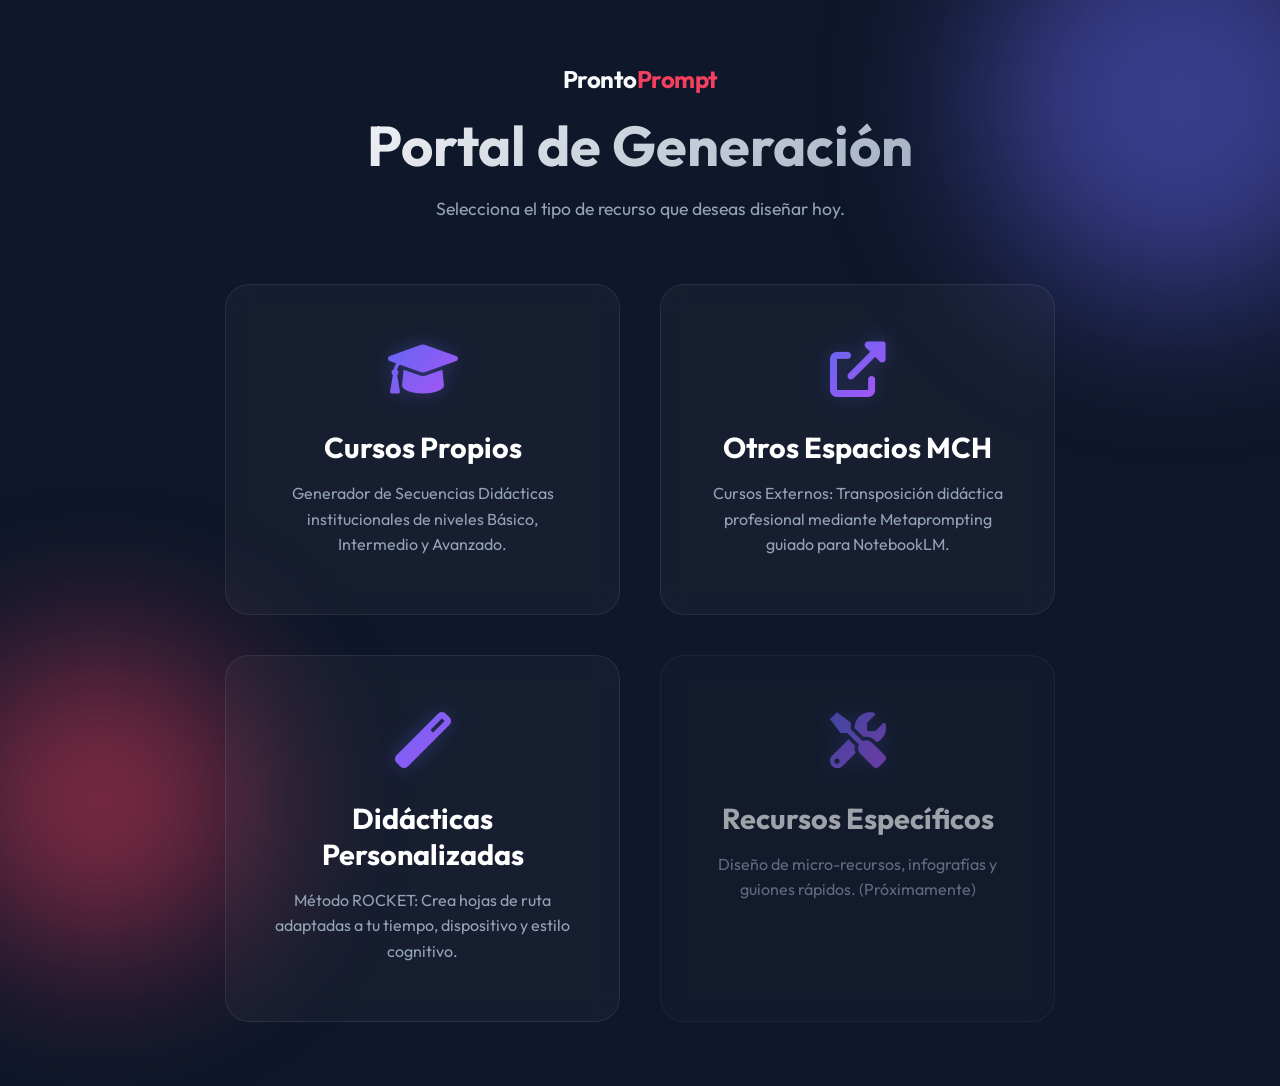
<file: index.html>
<!DOCTYPE html>
<html lang="es">

<head>
    <meta charset="UTF-8">
    <meta name="viewport" content="width=device-width, initial-scale=1.0">
    <title>Portal Pronto Prompt | Formando Capital Humano</title>
    <link rel="stylesheet" href="style.css">
    <link rel="stylesheet" href="https://cdnjs.cloudflare.com/ajax/libs/font-awesome/6.0.0/css/all.min.css">
    <link rel="preconnect" href="https://fonts.googleapis.com">
    <link rel="preconnect" href="https://fonts.gstatic.com" crossorigin>
    <link href="https://fonts.googleapis.com/css2?family=Outfit:wght@300;400;600;700&display=swap" rel="stylesheet">
</head>

<body>
    <div class="background-blobs">
        <div class="blob blob-1"></div>
        <div class="blob blob-2"></div>
    </div>

    <main class="portal-container">
        <header class="portal-header">
            <div class="logo">
                <span class="logo-text">Pronto<span class="accent">Prompt</span></span>
            </div>
            <h1>Portal de Generación</h1>
            <p class="subtitle">Selecciona el tipo de recurso que deseas diseñar hoy.</p>
        </header>

        <div class="portal-grid">
            <!-- Cursos Propios -->
            <a href="cursos-propios.html" class="card-portal">
                <i class="fas fa-graduation-cap"></i>
                <h3>Cursos Propios</h3>
                <p>Generador de Secuencias Didácticas institucionales de niveles Básico, Intermedio y Avanzado.</p>
            </a>

            <!-- Cursos Otras Áreas -->
            <a href="otras-areas.html" class="card-portal">
                <i class="fas fa-external-link-alt"></i>
                <h3>Otros Espacios MCH</h3>
                <p>Cursos Externos: Transposición didáctica profesional mediante Metaprompting guiado para NotebookLM.</p>
            </a>

            <!-- Didácticas Personalizadas -->
            <a href="cursos-personalizados.html" class="card-portal">
                <i class="fas fa-magic"></i>
                <h3>Didácticas Personalizadas</h3>
                <p>Método ROCKET: Crea hojas de ruta adaptadas a tu tiempo, dispositivo y estilo cognitivo.</p>
            </a>

            <!-- Recursos Específicos -->
            <div class="card-portal disabled">
                <i class="fas fa-tools"></i>
                <h3>Recursos Específicos</h3>
                <p>Diseño de micro-recursos, infografías y guiones rápidos. (Próximamente)</p>
            </div>
        </div>
    </main>

</body>

</html>
</file>
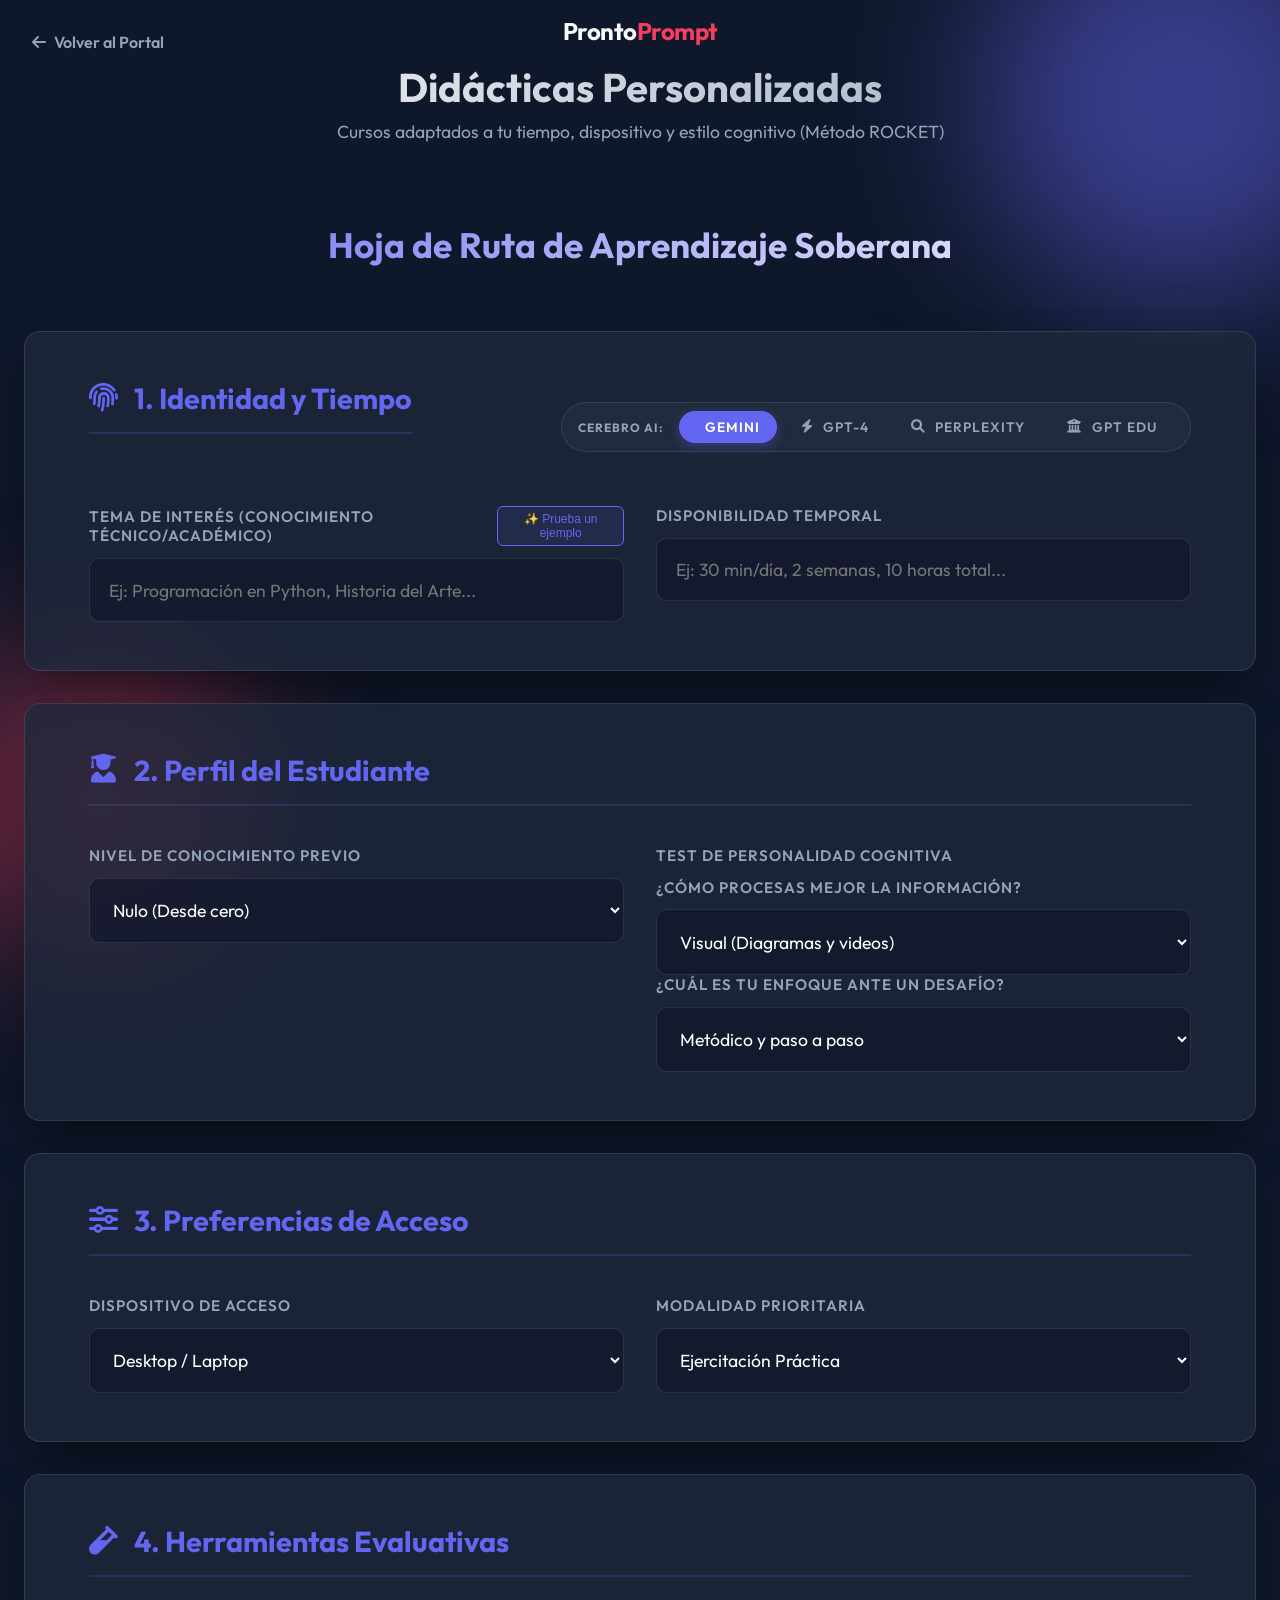
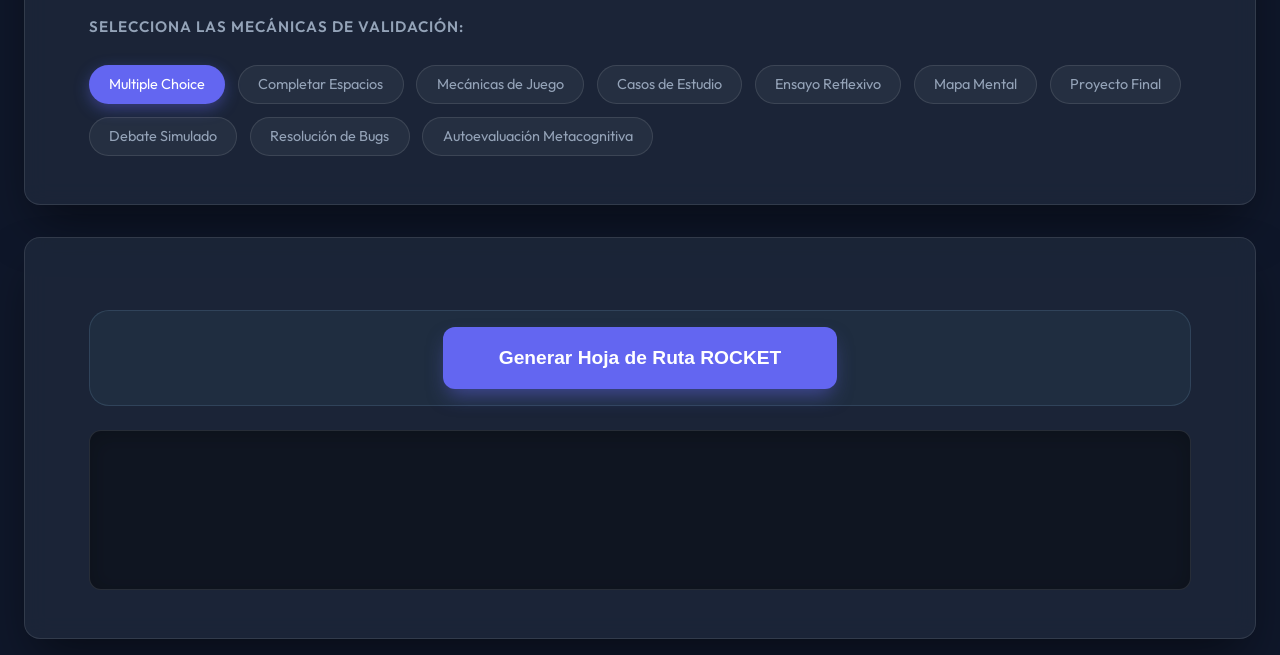
<file: cursos-personalizados.html>
<!DOCTYPE html>
<html lang="es">

<head>
    <meta charset="UTF-8">
    <meta name="viewport" content="width=device-width, initial-scale=1.0">
    <title>Didácticas Personalizadas | Pronto Prompt</title>
    <link rel="stylesheet" href="style.css">
    <link rel="stylesheet" href="https://cdnjs.cloudflare.com/ajax/libs/font-awesome/6.0.0/css/all.min.css">
    <link rel="preconnect" href="https://fonts.googleapis.com">
    <link rel="preconnect" href="https://fonts.gstatic.com" crossorigin>
    <link href="https://fonts.googleapis.com/css2?family=Outfit:wght@300;400;600;700&display=swap" rel="stylesheet">
</head>

<body>
    <div class="background-blobs">
        <div class="blob blob-1"></div>
        <div class="blob blob-2"></div>
    </div>

    <a href="index.html" class="back-portal-link"><i class="fas fa-arrow-left"></i> Volver al Portal</a>

    <main class="container">
        <div class="main-content">
            <header>
                <div class="logo">
                    <span class="logo-text">Pronto<span class="accent">Prompt</span></span>
                </div>
                <h1>Didácticas Personalizadas</h1>
                <p class="subtitle">Cursos adaptados a tu tiempo, dispositivo y estilo cognitivo (Método ROCKET)</p>
            </header>

            <div class="section-header-main">
                <h2>Hoja de Ruta de Aprendizaje Soberana</h2>
            </div>

            <!-- Sección 1: Identidad -->
            <div class="form-card">
                <div class="card-header-flex">
                    <h3 class="section-title"><i class="fas fa-fingerprint"></i> 1. Identidad y Tiempo</h3>
                    <div class="brain-selector-container">
                        <span class="brain-label">Cerebro AI:</span>
                        <div class="brain-options">
                            <label class="brain-chip">
                                <input type="radio" name="ai-model" value="gemini" checked>
                                <span><i class="fas fa-stars"></i> Gemini</span>
                            </label>
                            <label class="brain-chip">
                                <input type="radio" name="ai-model" value="chatgpt">
                                <span><i class="fas fa-bolt"></i> GPT-4</span>
                            </label>
                            <label class="brain-chip">
                                <input type="radio" name="ai-model" value="perplexity">
                                <span><i class="fas fa-search"></i> Perplexity</span>
                            </label>
                            <label class="brain-chip">
                                <input type="radio" name="ai-model" value="gptedu">
                                <span><i class="fas fa-university"></i> GPT EDU</span>
                            </label>
                        </div>
                    </div>
                </div>
                <div class="input-grid">
                    <div class="input-group">
                        <div class="label-row">
                            <label for="course-topic">Tema de Interés (Conocimiento técnico/académico)</label>
                            <div class="label-actions">
                                <button id="magic-fill" class="magic-btn" title="Autocompletar ejemplo">✨ Prueba un ejemplo</button>
                            </div>
                        </div>
                        <input type="text" id="course-topic" placeholder="Ej: Programación en Python, Historia del Arte..." required>
                    </div>
                    <div class="input-group">
                        <label for="time-availability">Disponibilidad Temporal</label>
                        <input type="text" id="time-availability" placeholder="Ej: 30 min/día, 2 semanas, 10 horas total..." required>
                    </div>
                </div>
            </div>

            <!-- Sección 2: Perfil del Estudiante -->
            <div class="form-card">
                <h3 class="section-title"><i class="fas fa-user-graduate"></i> 2. Perfil del Estudiante</h3>
                <div class="input-grid">
                    <div class="input-group">
                        <label for="knowledge-level">Nivel de Conocimiento Previo</label>
                        <select id="knowledge-level" required>
                            <option value="Nulo (Desde cero)">Nulo (Desde cero)</option>
                            <option value="Principiante (Bases mínimas)">Principiante (Bases mínimas)</option>
                            <option value="Intermedio (Conozco la lógica)">Intermedio (Conozco la lógica)</option>
                            <option value="Avanzado (Busco perfeccionamiento)">Avanzado (Busco perfeccionamiento)</option>
                            <option value="Experto (Actualización técnica)">Experto (Actualización técnica)</option>
                        </select>
                    </div>

                    <div class="input-group">
                        <label>Test de Personalidad Cognitiva</label>
                        <div class="personality-questions">
                            <div class="input-group">
                                <label class="small-label">¿Cómo procesas mejor la información?</label>
                                <select id="personality-style">
                                    <option value="Visual (Diagramas y videos)">Visual (Diagramas y videos)</option>
                                    <option value="Auditivo (Explicaciones y debates)">Auditivo (Explicaciones y debates)</option>
                                    <option value="Kinestésico (Haciendo y practicando)">Kinestésico (Haciendo y practicando)</option>
                                    <option value="Lector/Escritor (Textos y notas)">Lector/Escritor (Textos y notas)</option>
                                </select>
                            </div>
                            <div class="input-group">
                                <label class="small-label">¿Cuál es tu enfoque ante un desafío?</label>
                                <select id="personality-approach">
                                    <option value="Metódico y paso a paso">Metódico y paso a paso</option>
                                    <option value="Global e intuitivo">Global e intuitivo</option>
                                    <option value="Pragmático (Resultados rápidos)">Pragmático (Resultados rápidos)</option>
                                </select>
                            </div>
                        </div>
                    </div>
                </div>
            </div>

            <!-- Sección 3: Configuración de Acceso -->
            <div class="form-card">
                <h3 class="section-title"><i class="fas fa-sliders-h"></i> 3. Preferencias de Acceso</h3>
                <div class="input-grid">
                    <div class="input-group">
                        <label for="device">Dispositivo de Acceso</label>
                        <select id="device" required>
                            <option value="Mobile">Mobile (Smartphone)</option>
                            <option value="Tablet">Tablet</option>
                            <option value="Desktop" selected>Desktop / Laptop</option>
                        </select>
                    </div>

                    <div class="input-group">
                        <label for="modality">Modalidad Prioritaria</label>
                        <select id="modality" required>
                            <option value="Audio">Audio (Podcast / Guiones)</option>
                            <option value="Video Tutoriales">Video Tutoriales</option>
                            <option value="Explicaciones Conceptuales">Explicaciones Conceptuales</option>
                            <option value="Ejercitación Práctica" selected>Ejercitación Práctica</option>
                        </select>
                    </div>
                </div>
            </div>

            <!-- Sección 4: Evaluación -->
            <div class="form-card">
                <h3 class="section-title"><i class="fas fa-vial"></i> 4. Herramientas Evaluativas</h3>
                <div class="input-group full-width">
                    <label>Selecciona las mecánicas de validación:</label>
                    <div id="evaluation-tools" class="keyword-container">
                        <span class="keyword-tag active" data-value="Multiple Choice">Multiple Choice</span>
                        <span class="keyword-tag" data-value="Completar Espacios">Completar Espacios</span>
                        <span class="keyword-tag" data-value="Mecánicas de Juego">Mecánicas de Juego</span>
                        <span class="keyword-tag" data-value="Casos de Estudio">Casos de Estudio</span>
                        <span class="keyword-tag" data-value="Ensayo Reflexivo">Ensayo Reflexivo</span>
                        <span class="keyword-tag" data-value="Mapa Mental">Mapa Mental</span>
                        <span class="keyword-tag" data-value="Proyecto Final">Proyecto Final</span>
                        <span class="keyword-tag" data-value="Debate Simulado">Debate Simulado</span>
                        <span class="keyword-tag" data-value="Resolución de Bugs">Resolución de Bugs</span>
                        <span class="keyword-tag" data-value="Autoevaluación Metacognitiva">Autoevaluación Metacognitiva</span>
                    </div>
                </div>
            </div>

            <section id="result-section" class="result-card">
                <div class="result-actions">
                    <button id="generate-btn" class="primary-btn large">Generar Hoja de Ruta ROCKET</button>
                </div>

                <div class="prompt-output" id="prompt-output"></div>

                <div id="copy-container" class="copy-container hidden">
                    <button id="copy-btn" class="primary-btn large secondary">Copiar Prompt</button>
                </div>

                <div id="ai-links" class="ai-links hidden">
                    <p>Abrir y Pegar en:</p>
                    <div class="links-grid">
                        <a href="https://chat.openai.com" target="_blank" class="ai-link-btn gpt">ChatGPT</a>
                        <a href="https://gemini.google.com" target="_blank" class="ai-link-btn gemini">Gemini</a>
                        <a href="https://www.perplexity.ai" target="_blank" class="ai-link-btn perplexity">Perplexity</a>
                        <a href="https://chatgpt.com/g/g-68b1ee82a1b481918c46ce0a2b0123aa-edu-gpt" target="_blank" id="copy-gptedu-btn" class="ai-link-btn gpt-edu">GPT EDU</a>
                    </div>
                </div>
            </section>
        </div>
    </main>

    <script src="script-personalizados.js"></script>
</body>

</html>
</file>
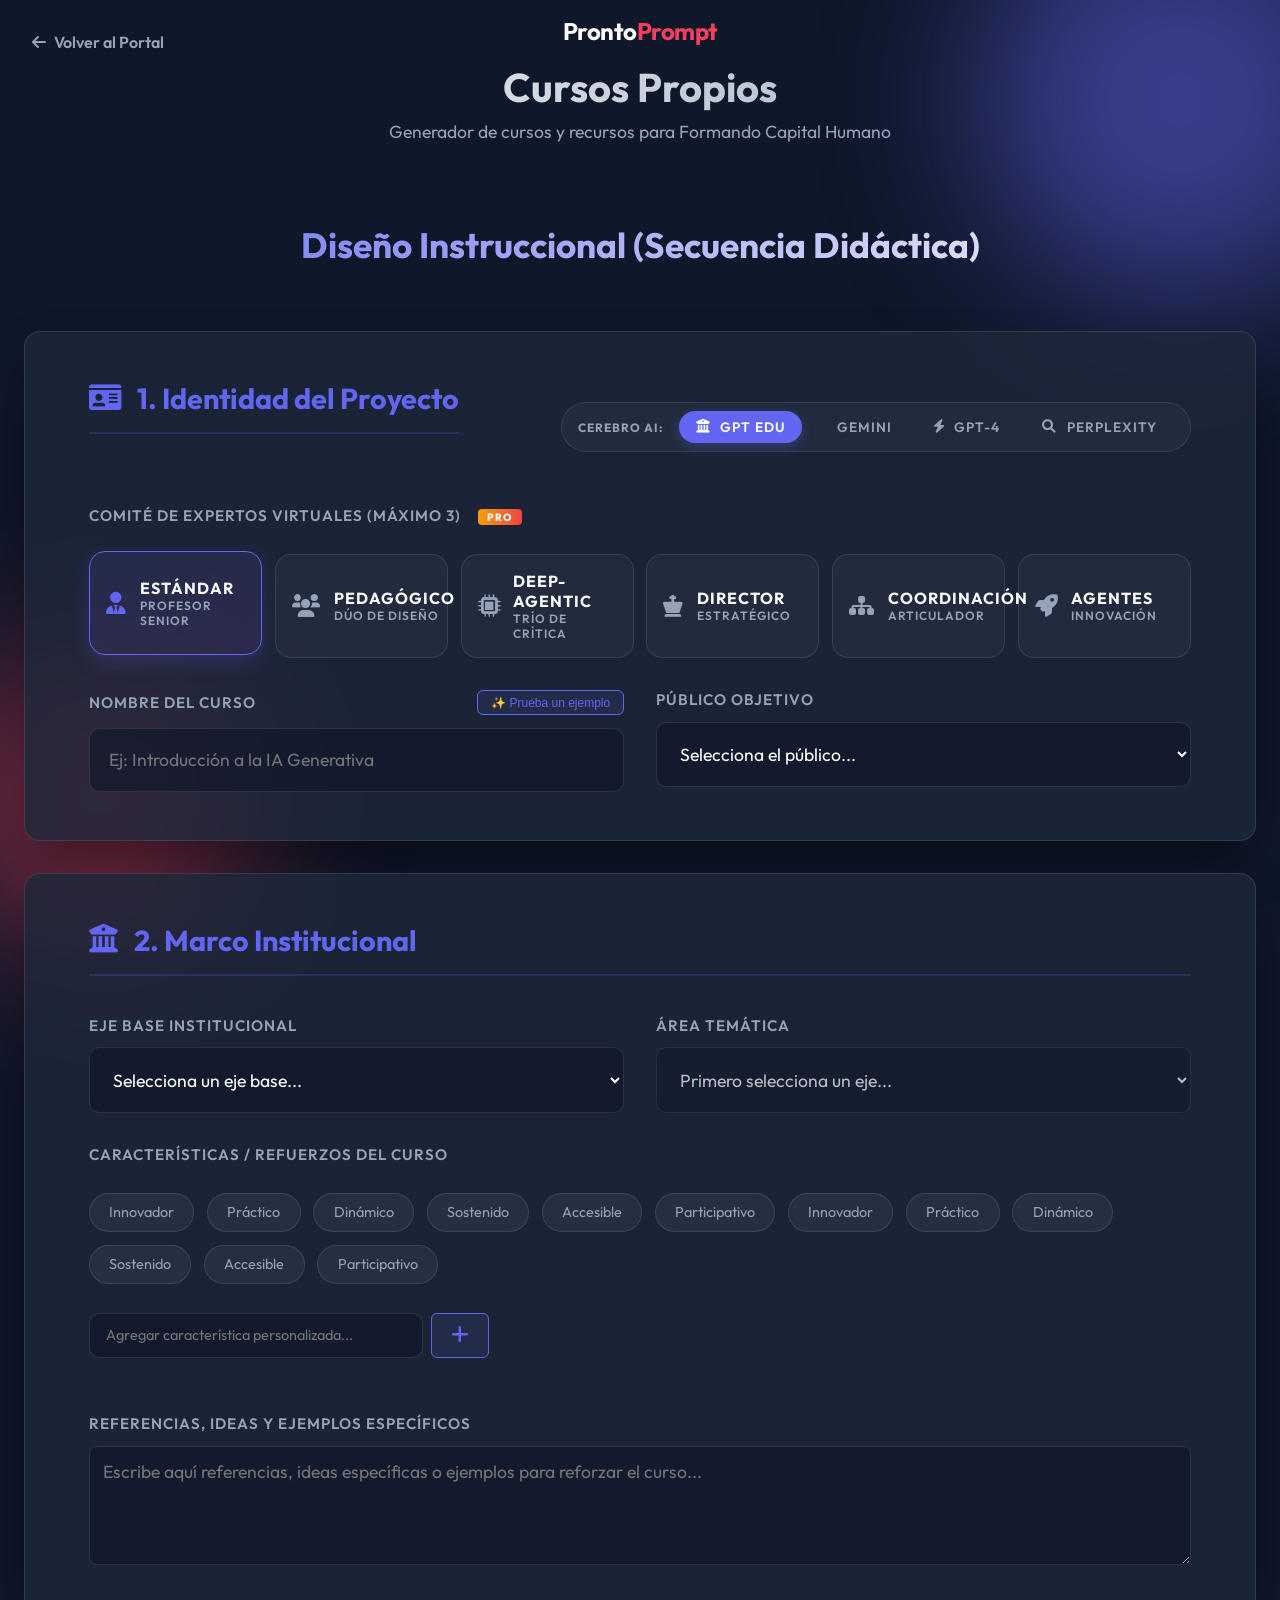
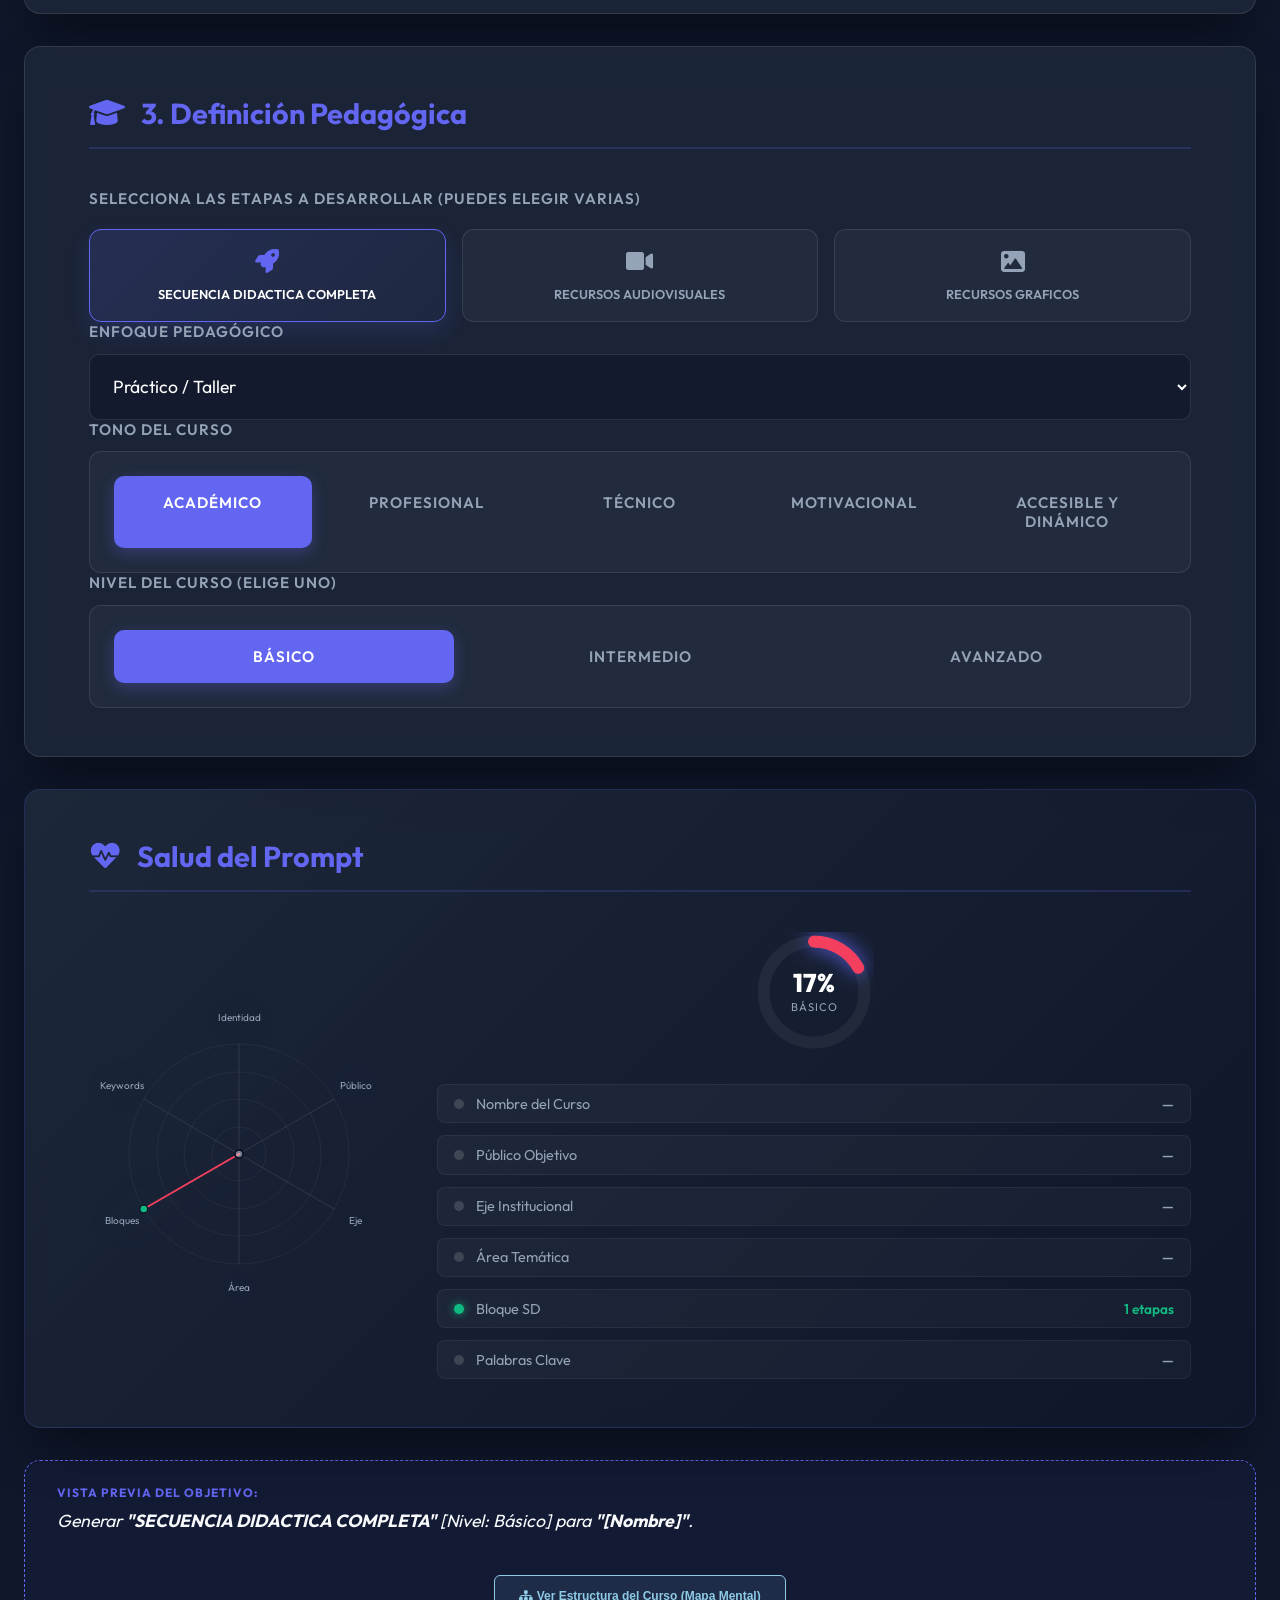
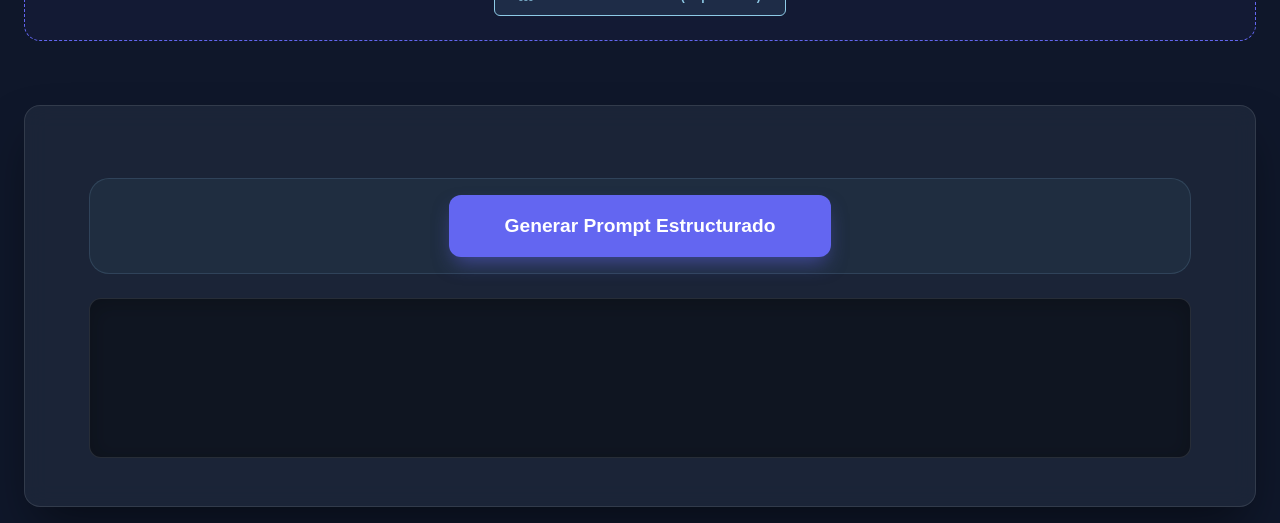
<file: cursos-propios.html>
<!DOCTYPE html>
<html lang="es">

<head>
    <meta charset="UTF-8">
    <meta name="viewport" content="width=device-width, initial-scale=1.0">
    <title>Cursos Propios | Pronto Prompt</title>
    <link rel="stylesheet" href="style.css">
    <link rel="stylesheet" href="https://cdnjs.cloudflare.com/ajax/libs/font-awesome/6.0.0/css/all.min.css">
    <link rel="preconnect" href="https://fonts.googleapis.com">
    <link rel="preconnect" href="https://fonts.gstatic.com" crossorigin>
    <link href="https://fonts.googleapis.com/css2?family=Outfit:wght@300;400;600;700&display=swap" rel="stylesheet">
</head>

<body>
    <div class="background-blobs">
        <div class="blob blob-1"></div>
        <div class="blob blob-2"></div>
    </div>

    <a href="index.html" class="back-portal-link"><i class="fas fa-arrow-left"></i> Volver al Portal</a>

    <main class="container">
        <div class="main-content">
            <header>
                <div class="logo">
                    <span class="logo-text">Pronto<span class="accent">Prompt</span></span>
                </div>
                <h1>Cursos Propios</h1>
                <p class="subtitle">Generador de cursos y recursos para Formando Capital Humano</p>
            </header>

            <div class="section-header-main">
                <h2>Diseño Instruccional (Secuencia Didáctica)</h2>
            </div>

            <div class="sparkle-container" id="sparkle-suggestion"></div>

            <!-- Modal para Mapa del Curso -->
            <div id="course-map-modal" class="course-map-modal hidden">
                <div class="course-map-content">
                    <div class="course-map-header">
                        <h3><i class="fas fa-project-diagram"></i> Mapa Mental</h3>
                        <button id="close-course-map" class="close-btn">&times;</button>
                    </div>
                    <div id="course-map-tree" class="course-map-tree"></div>
                    <p class="course-map-footer">Esta estructura se incluirá automáticamente en tu prompt para guiar a la IA.</p>
                </div>
            </div>

            <!-- Modal para Glosario Institucional -->
            <div id="glossary-modal" class="glossary-modal hidden">
                <div class="glossary-content">
                    <div class="glossary-header">
                        <h3><i class="fas fa-book"></i> Glosario de Pautas Institucionales</h3>
                        <button id="close-glossary" class="close-btn">&times;</button>
                    </div>
                    <div id="glossary-list" class="glossary-list"></div>
                    <p class="glossary-footer">Estas recomendaciones buscan profesionalizar la comunicación y evitar sesgos o terminología no institucional.</p>
                </div>
            </div>

            <!-- Sección 1: Identidad -->
            <div class="form-card">
                <div class="card-header-flex">
                    <h3 class="section-title"><i class="fas fa-id-card"></i> 1. Identidad del Proyecto</h3>
                    <div class="brain-selector-container">
                        <span class="brain-label">Cerebro AI:</span>
                        <div class="brain-options">
                            <label class="brain-chip" title="Optimizado para GPT EDU">
                                <input type="radio" name="ai-model" value="gptedu" checked>
                                <span><i class="fas fa-university"></i> GPT EDU</span>
                            </label>
                            <label class="brain-chip" title="Optimizado para Gemini">
                                <input type="radio" name="ai-model" value="gemini">
                                <span><i class="fas fa-stars"></i> Gemini</span>
                            </label>
                            <label class="brain-chip" title="Optimizado para ChatGPT">
                                <input type="radio" name="ai-model" value="chatgpt">
                                <span><i class="fas fa-bolt"></i> GPT-4</span>
                            </label>
                            <label class="brain-chip" title="Optimizado para Perplexity">
                                <input type="radio" name="ai-model" value="perplexity">
                                <span><i class="fas fa-search"></i> Perplexity</span>
                            </label>
                        </div>
                    </div>

                    <div class="input-group full-width">
                        <label>Comité de Expertos Virtuales (Máximo 3) <span class="badge-new">PRO</span></label>
                        <div class="committee-selector" id="expert-selector">
                            <input type="checkbox" id="expert-standard" name="expert-layer" value="standard" checked>
                            <label for="expert-standard" class="expert-chip" title="Rol estándar de Profesor Senior">
                                <i class="fas fa-user-tie"></i>
                                <div class="expert-info">
                                    <span class="expert-name">Estándar</span>
                                    <span class="expert-desc">Profesor Senior</span>
                                </div>
                            </label>

                            <input type="checkbox" id="expert-pedagogical" name="expert-layer" value="pedagogical">
                            <label for="expert-pedagogical" class="expert-chip" title="Comité: Pedagogo + Arquitecto de Contenidos">
                                <i class="fas fa-users"></i>
                                <div class="expert-info">
                                    <span class="expert-name">Pedagógico</span>
                                    <span class="expert-desc">Dúo de Diseño</span>
                                </div>
                            </label>

                            <input type="checkbox" id="expert-full" name="expert-layer" value="full">
                            <label for="expert-full" class="expert-chip" title="Comité: Pedagogo + Experto UX + Corrector">
                                <i class="fas fa-microchip"></i>
                                <div class="expert-info">
                                    <span class="expert-name">Deep-Agentic</span>
                                    <span class="expert-desc">Trío de Crítica</span>
                                </div>
                            </label>

                            <input type="checkbox" id="expert-director" name="expert-layer" value="director">
                            <label for="expert-director" class="expert-chip" title="Comité Directivo Estratégico">
                                <i class="fas fa-chess-king"></i>
                                <div class="expert-info">
                                    <span class="expert-name">Director</span>
                                    <span class="expert-desc">Estratégico</span>
                                </div>
                            </label>

                            <input type="checkbox" id="expert-coordination" name="expert-layer" value="coordination">
                            <label for="expert-coordination" class="expert-chip" title="Mesa de Coordinación Operativa">
                                <i class="fas fa-sitemap"></i>
                                <div class="expert-info">
                                    <span class="expert-name">Coordinación</span>
                                    <span class="expert-desc">Articulador</span>
                                </div>
                            </label>

                            <input type="checkbox" id="expert-agentes" name="expert-layer" value="agentes">
                            <label for="expert-agentes" class="expert-chip" title="Comunidad de Agentes de Cambio">
                                <i class="fas fa-rocket"></i>
                                <div class="expert-info">
                                    <span class="expert-name">Agentes</span>
                                    <span class="expert-desc">Innovación</span>
                                </div>
                            </label>
                        </div>
                        <div id="expert-limit-warning" class="expert-limit-warning hidden">
                            <i class="fas fa-exclamation-circle"></i> Puedes seleccionar un máximo de 3 expertos a la vez.
                        </div>
                    </div>
                </div>
                <div class="input-grid">
                    <div class="input-group">
                        <div class="label-row">
                            <label for="course-name">Nombre del Curso</label>
                            <div class="label-actions">
                                <button id="magic-fill" class="magic-btn" title="Autocompletar ejemplo">✨ Prueba un ejemplo</button>
                            </div>
                        </div>
                        <input type="text" id="course-name" placeholder="Ej: Introducción a la IA Generativa" required>
                        <div id="compliance-alert" class="compliance-alert hidden"></div>
                    </div>
                    <div class="input-group">
                        <label for="audience">Público Objetivo</label>
                        <select id="audience" required>
                            <option value="">Selecciona el público...</option>
                            <option value="beneficiarios de programas sociales">Beneficiarios de programas
                                sociales</option>
                            <option value="estudiantes">Estudiantes</option>
                            <option value="población en situación de vulnerabilidad">Población en situación
                                de vulnerabilidad</option>
                            <option value="jóvenes en búsqueda laboral">Jóvenes en búsqueda laboral</option>
                            <option value="emprendedores locales">Emprendedores locales</option>
                            <option value="adultos mayores">Adultos mayores</option>
                            <option value="ATP (Apto para Todo Público)">ATP (Apto para Todo Público) </option>
                        </select>
                    </div>
                </div>
            </div>

            <!-- Sección 2: Marco Institucional -->
            <div class="form-card">
                <h3 class="section-title"><i class="fas fa-university"></i> 2. Marco Institucional</h3>
                <div class="input-grid">
                    <div class="input-group">
                        <label for="eje-base">Eje Base Institucional</label>
                        <select id="eje-base" required>
                            <option value="">Selecciona un eje base...</option>
                            <option value="primera-infancia">Primera Infancia</option>
                            <option value="adolescencia-juventud">Niñez y Adolescencia</option>
                            <option value="promocion-humana">Promoción Humana</option>
                            <option value="adultos-mayores">Adultos Mayores</option>
                        </select>
                    </div>

                    <div class="input-group">
                        <label for="area-tematica">Área Temática</label>
                        <select id="area-tematica" required disabled>
                            <option value="">Primero selecciona un eje...</option>
                        </select>
                    </div>

                    <div class="input-group full-width">
                        <label>Características / Refuerzos del Curso</label>
                        <div id="keyword-container" class="keyword-container">
                            <span class="keyword-tag" data-value="Innovador">Innovador</span>
                            <span class="keyword-tag" data-value="Práctico">Práctico</span>
                            <span class="keyword-tag" data-value="Dinámico">Dinámico</span>
                            <span class="keyword-tag" data-value="Sostenido">Sostenido</span>
                            <span class="keyword-tag" data-value="Accesible">Accesible</span>
                            <span class="keyword-tag" data-value="Participativo">Participativo</span>
                            <span class="keyword-tag" data-value="Basado en Proyectos">Basado en Proyectos</span>
                            <span class="keyword-tag" data-value="Orientado al Empleo">Orientado al Empleo</span>

                        </div>
                        <div class="custom-keyword-input">
                            <input type="text" id="custom-keyword" placeholder="Agregar característica personalizada...">
                            <button id="add-keyword-btn" class="magic-btn"><i class="fas fa-plus"></i></button>
                        </div>
                    </div>
                    
                    <div class="input-group full-width" style="margin-top: 1.5rem;">
                        <label for="course-references">Referencias, Ideas y Ejemplos Específicos</label>
                        <textarea id="course-references" rows="4" placeholder="Escribe aquí referencias, ideas específicas o ejemplos para reforzar el curso..." style="width: 100%; padding: 0.8rem; border-radius: 8px; border: 1px solid rgba(255,255,255,0.1); background: rgba(15, 23, 42, 0.6); color: #f8fafc; font-family: inherit; resize: vertical;"></textarea>
                    </div>
                </div>
            </div>

            <!-- Sección 3: Definición Pedagógica -->
            <div class="form-card">
                <h3 class="section-title"><i class="fas fa-graduation-cap"></i> 3. Definición Pedagógica
                </h3>
                    <!-- Botonera Interactiva (AHORA MULTI-SELECCIÓN) -->
                    <div class="input-group full-width">
                        <label>Selecciona las Etapas a Desarrollar (Puedes elegir varias)</label>
                        <div id="botonera-dinamica" class="botonera-grid">
                            <div class="botonera-option active" data-value="estructura-completa" title="Completo">
                                <i class="fas fa-rocket"></i>
                                <span>SECUENCIA DIDACTICA COMPLETA</span>
                            </div>
                            <div class="botonera-option" data-value="recursos-audiovisuales" title="Audiovisuales">
                                <i class="fas fa-video"></i>
                                <span>RECURSOS AUDIOVISUALES</span>
                            </div>
                            <div class="botonera-option" data-value="recursos-graficos" title="Gráficos">
                                <i class="fas fa-image"></i>
                                <span>RECURSOS GRAFICOS</span>
                            </div>
                        </div>
                    </div>


                    <div class="input-group">
                        <label for="pedagogy">Enfoque Pedagógico</label>
                        <select id="pedagogy">
                            <option value="práctico y basado en talleres">Práctico / Taller</option>
                            <option value="teórico y conceptual">Teórico / Analítico</option>
                            <option value="lúdico y dinámico">Lúdico / Dinámico</option>
                            <option value="vivencial y reflexivo">Vivencial / Reflexivo</option>
                        </select>
                    </div>

                    <div class="input-group full-width">
                        <label>Tono del Curso</label>
                        <div class="tone-selector">
                            <input type="radio" id="tone-academic" name="tone" value="académico y formal" checked>
                            <label for="tone-academic">Académico</label>
                            <input type="radio" id="tone-professional" name="tone" value="profesional y ejecutivo">
                            <label for="tone-professional">Profesional</label>
                            <input type="radio" id="tone-technical" name="tone" value="técnico y preciso">
                            <label for="tone-technical">Técnico</label>
                            <input type="radio" id="tone-motivational" name="tone" value="claro, motivador y cercano">
                            <label for="tone-motivational">Motivacional</label>
                            <input type="radio" id="tone-agile" name="tone" value="accesible y dinámico">
                            <label for="tone-agile">Accesible y Dinámico</label>
                        </div>
                    </div>

                    <div class="input-group full-width">
                        <label>Nivel del Curso (Elige uno)</label>
                        <div class="tone-selector">
                            <input type="radio" id="level-basic" name="level" value="Básico" checked>
                            <label for="level-basic">Básico</label>
                            <input type="radio" id="level-intermediate" name="level" value="Intermedio">
                            <label for="level-intermediate">Intermedio</label>
                            <input type="radio" id="level-advanced" name="level" value="Avanzado">
                            <label for="level-advanced">Avanzado</label>
                        </div>
                    </div>
                </div>


            </div>

            <!-- Widget: Salud del Prompt -->
            <div class="form-card health-widget-card">
                <h3 class="section-title"><i class="fas fa-heartbeat"></i> Salud del Prompt</h3>
                <div class="health-widget-layout">
                    <!-- Radar Chart -->
                    <div class="radar-wrapper">
                        <svg id="radar-chart" viewBox="0 0 300 300" width="300" height="300"
                            xmlns="http://www.w3.org/2000/svg">
                            <!-- Grid circles -->
                            <circle cx="150" cy="150" r="110" fill="none" stroke="rgba(255,255,255,0.05)"
                                stroke-width="1" />
                            <circle cx="150" cy="150" r="82" fill="none" stroke="rgba(255,255,255,0.05)"
                                stroke-width="1" />
                            <circle cx="150" cy="150" r="55" fill="none" stroke="rgba(255,255,255,0.05)"
                                stroke-width="1" />
                            <circle cx="150" cy="150" r="27" fill="none" stroke="rgba(255,255,255,0.05)"
                                stroke-width="1" />
                            <!-- Axis lines will be rendered by JS -->
                            <g id="radar-axes"></g>
                            <!-- Data polygon -->
                            <polygon id="radar-polygon" points="" fill="rgba(99,102,241,0.25)" stroke="#6366f1"
                                stroke-width="2" stroke-linejoin="round" />
                            <!-- Data points -->
                            <g id="radar-points"></g>
                            <!-- Labels -->
                            <g id="radar-labels"></g>
                        </svg>
                    </div>
                    <!-- Score Breakdown -->
                    <div class="health-metrics">
                        <div class="health-score-circle">
                            <svg viewBox="0 0 100 100" width="120" height="120">
                                <circle cx="50" cy="50" r="42" fill="none" stroke="rgba(255,255,255,0.05)"
                                    stroke-width="10" />
                                <circle id="score-arc" cx="50" cy="50" r="42" fill="none" stroke="#6366f1"
                                    stroke-width="10" stroke-linecap="round" stroke-dasharray="264"
                                    stroke-dashoffset="264" transform="rotate(-90 50 50)"
                                    style="transition: stroke-dashoffset 0.8s cubic-bezier(0.4,0,0.2,1), stroke 0.5s ease; filter: drop-shadow(0 0 8px #6366f1)" />
                            </svg>
                            <div class="score-label">
                                <span id="score-number">0%</span>
                                <small id="score-status">Incompleto</small>
                            </div>
                        </div>
                        <div class="metrics-list">
                            <div class="metric-item" id="metric-nombre">
                                <span class="metric-dot inactive"></span>
                                <span class="metric-name">Nombre del Curso</span>
                                <span class="metric-val">—</span>
                            </div>
                            <div class="metric-item" id="metric-publico">
                                <span class="metric-dot inactive"></span>
                                <span class="metric-name">Público Objetivo</span>
                                <span class="metric-val">—</span>
                            </div>
                            <div class="metric-item" id="metric-eje">
                                <span class="metric-dot inactive"></span>
                                <span class="metric-name">Eje Institucional</span>
                                <span class="metric-val">—</span>
                            </div>
                            <div class="metric-item" id="metric-area">
                                <span class="metric-dot inactive"></span>
                                <span class="metric-name">Área Temática</span>
                                <span class="metric-val">—</span>
                            </div>
                            <div class="metric-item" id="metric-bloque">
                                <span class="metric-dot inactive"></span>
                                <span class="metric-name">Bloque SD</span>
                                <span class="metric-val">—</span>
                            </div>
                            <div class="metric-item" id="metric-keywords">
                                <span class="metric-dot inactive"></span>
                                <span class="metric-name">Palabras Clave</span>
                                <span class="metric-val">—</span>
                            </div>
                        </div>
                    </div>
                </div>
            </div>

            <div id="preview-container" class="preview-card">
                <span class="preview-label">Vista Previa del Objetivo:</span>
                <p id="objective-preview">Completa los campos para previsualizar el objetivo...</p>
                <div class="preview-actions">
                    <button id="view-course-map-btn" class="magic-btn secondary-magic"><i class="fas fa-sitemap"></i> Ver Estructura del Curso (Mapa Mental)</button>
                </div>
            </div>

            <section id="result-section" class="result-card">
                <div class="result-actions">
                    <button id="generate-btn" class="primary-btn large">Generar Prompt Estructurado</button>
                </div>

                <div class="prompt-output" id="prompt-output"></div>

                <div id="copy-container" class="copy-container hidden">
                    <button id="copy-btn" class="primary-btn large secondary">Copiar Prompt</button>
                </div>

                <div id="ai-actions" class="hidden">
                    <p class="copy-instruction">Copia el prompt de arriba y elige una de las siguientes IAs para
                        comenzar a trabajar:</p>
                </div>

                <div id="ai-links" class="ai-links hidden">
                    <p>Abrir y Pegar en:</p>
                    <div class="links-grid">
                        <a href="https://chat.openai.com" target="_blank" class="ai-link-btn gpt">ChatGPT</a>
                        <a href="https://gemini.google.com" target="_blank" id="copy-gemini-btn"
                            class="ai-link-btn gemini">Gemini</a>
                        <a href="https://www.perplexity.ai" target="_blank"
                            class="ai-link-btn perplexity">Perplexity</a>
                        <a href="https://chatgpt.com/g/g-68b1ee82a1b481918c46ce0a2b0123aa-edu-gpt" target="_blank" id="copy-gptedu-btn"
                            class="ai-link-btn gpt-edu">GPT EDU</a>
                    </div>
                </div>
            </section>
    </main>


    <script src="script.js"></script>
</body>

</html>
</file>
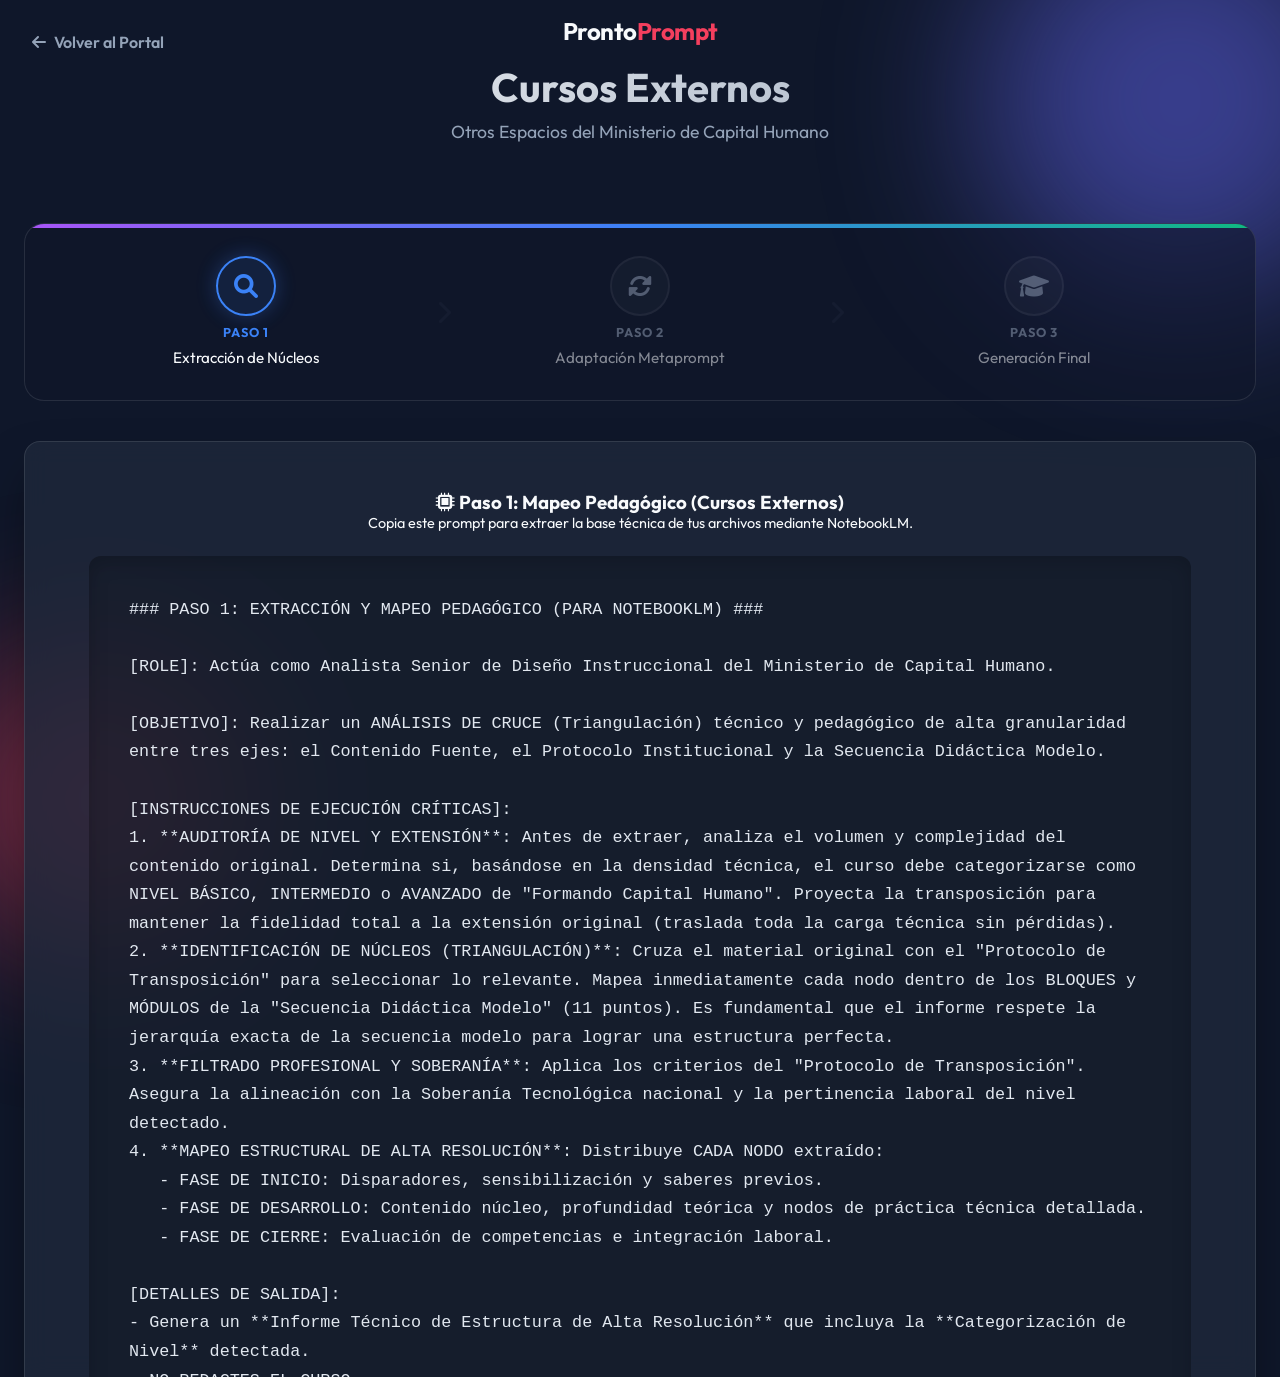
<file: otras-areas.html>
<!DOCTYPE html>
<html lang="es">

<head>
    <meta charset="UTF-8">
    <meta name="viewport" content="width=device-width, initial-scale=1.0">
    <title>Cursos Externos MCH | Pronto Prompt</title>
    <link rel="stylesheet" href="style.css">
    <link rel="stylesheet" href="https://cdnjs.cloudflare.com/ajax/libs/font-awesome/6.0.0/css/all.min.css">
    <link rel="preconnect" href="https://fonts.googleapis.com">
    <link rel="preconnect" href="https://fonts.gstatic.com" crossorigin>
    <link href="https://fonts.googleapis.com/css2?family=Outfit:wght@300;400;600;700&display=swap" rel="stylesheet">
</head>

<body>
    <div class="background-blobs">
        <div class="blob blob-1"></div>
        <div class="blob blob-2"></div>
    </div>

    <a href="index.html" class="back-portal-link"><i class="fas fa-arrow-left"></i> Volver al Portal</a>

    <main class="container">
        <div class="main-content">
            <header>
                <div class="logo">
                    <span class="logo-text">Pronto<span class="accent">Prompt</span></span>
                </div>
                <h1>Cursos Externos</h1>
                <p class="subtitle">Otros Espacios del Ministerio de Capital Humano</p>
            </header>

            <div id="rocket-app-container">
                <!-- El contenido se inyectará dinámicamente desde script-otras.js para guiar los 3 pasos -->
                <div class="loading-state">
                    <i class="fas fa-spinner fa-spin"></i> Cargando Sistema de Transposición...
                </div>
            </div>

        </div>
    </main>

    <script src="script-otras.js"></script>
</body>

</html>
</file>
<file: style.css>
:root {
    --primary: #6366f1;
    --primary-hover: #4f46e5;
    --accent: #f43f5e;
    --bg-dark: #0f172a;
    --surface: #1e293b;
    --card-bg: rgba(30, 41, 59, 0.8);
    --text-main: #f8fafc;
    --text-muted: #94a3b8;
    --border: rgba(255, 255, 255, 0.1);
    --radius: 16px;
    --celeste: #8ecae6;
    --shadow: 0 10px 30px -5px rgba(0, 0, 0, 0.3);
    --glossary-bad: #f43f5e;
    --glossary-good: #10b981;
}

.hidden {
    display: none !important;
}


* {
    margin: 0;
    padding: 0;
    box-sizing: border-box;
}

body {
    font-family: 'Outfit', sans-serif;
    background-color: var(--bg-dark);
    color: var(--text-main);
    min-height: 100vh;
    display: flex;
    justify-content: center;
    width: 100%;
    margin: 0;
    overflow-x: hidden;
}

.background-blobs {
    position: fixed;
    top: 0;
    left: 0;
    width: 100%;
    height: 100%;
    z-index: -1;
    filter: blur(80px);
    opacity: 0.5;
}

.blob {
    position: absolute;
    border-radius: 50%;
}

.blob-1 {
    width: 400px;
    height: 400px;
    background: var(--primary);
    top: -100px;
    right: -100px;
    animation: move 20s infinite alternate;
}

.blob-2 {
    width: 300px;
    height: 300px;
    background: var(--accent);
    bottom: -50px;
    left: -50px;
    animation: move 15s infinite alternate-reverse;
}

@keyframes move {
    from {
        transform: translate(0, 0);
    }

    to {
        transform: translate(100px, 100px);
    }
}

.container {
    width: 100%;
    max-width: 100% !important;
    padding: 1rem 1.5rem;
    display: flex;
    flex-direction: column;
    gap: 2rem;
    margin: 0;
}



.sparkle-container {
    position: absolute;
    top: 5px;
    right: 5px;
    display: flex;
    gap: 0.5rem;
    pointer-events: none;
}

.card-header-flex {
    display: flex;
    justify-content: space-between;
    align-items: center;
    margin-bottom: 2rem;
    gap: 2rem;
    flex-wrap: wrap;
}

.brain-selector-container {
    display: flex;
    align-items: center;
    gap: 1rem;
    background: rgba(255, 255, 255, 0.03);
    padding: 0.5rem 1rem;
    border-radius: 100px;
    border: 1px solid var(--border);
}

.brain-label {
    font-size: 0.75rem;
    font-weight: 700;
    color: var(--text-muted);
    text-transform: uppercase;
    letter-spacing: 1px;
}

.brain-options {
    display: flex;
    gap: 0.5rem;
}

.brain-chip {
    cursor: pointer;
}

.brain-chip input {
    display: none;
}

.brain-chip span {
    display: flex;
    align-items: center;
    gap: 0.6rem;
    padding: 0.4rem 1rem;
    border-radius: 100px;
    font-size: 0.85rem;
    font-weight: 600;
    color: var(--text-muted);
    transition: all 0.3s cubic-bezier(0.16, 1, 0.3, 1);
    border: 1px solid transparent;
}

.brain-chip input:checked + span {
    background: var(--primary);
    color: white;
    box-shadow: 0 4px 12px rgba(99, 102, 241, 0.3);
}

.brain-chip:hover span {
    background: rgba(255, 255, 255, 0.05);
}

/* OER Suggester */
.oer-card {
    margin-top: 2rem;
    background: linear-gradient(135deg, rgba(99, 102, 241, 0.05), rgba(16, 185, 129, 0.05));
    border: 1px solid rgba(16, 185, 129, 0.2);
    border-radius: 20px;
    padding: 1.5rem;
    animation: slideUp 0.5s ease-out;
}

.oer-card.hidden { display: none; }

.oer-header {
    margin-bottom: 1.2rem;
}

.oer-header h4 {
    color: #10b981;
    display: flex;
    align-items: center;
    gap: 0.8rem;
    font-size: 1rem;
    margin: 0;
}

.oer-subtitle {
    font-size: 0.8rem;
    color: var(--text-muted);
}

.oer-list {
    display: grid;
    grid-template-columns: repeat(auto-fill, minmax(200px, 1fr));
    gap: 1rem;
}

.oer-item {
    background: rgba(15, 23, 42, 0.4);
    border: 1px solid var(--border);
    border-radius: 12px;
    padding: 1rem;
    display: flex;
    flex-direction: column;
    gap: 0.5rem;
    transition: all 0.3s ease;
    text-decoration: none;
}

.oer-item:hover {
    transform: translateY(-3px);
    border-color: #10b981;
    background: rgba(16, 185, 129, 0.1);
}

.oer-item-title {
    font-size: 0.9rem;
    font-weight: 600;
    color: var(--text-main);
}

.oer-item-source {
    font-size: 0.75rem;
    color: var(--text-muted);
    display: flex;
    align-items: center;
    gap: 0.4rem;
}

.oer-status {
    background: rgba(16, 185, 129, 0.1);
    color: #10b981;
    padding: 0.2rem 0.6rem;
    border-radius: 100px;
    font-size: 0.7rem;
    font-weight: 700;
    text-transform: uppercase;
}

@keyframes slideUp {
    from { transform: translateY(10px); opacity: 0; }
    to { transform: translateY(0); opacity: 1; }
}

@keyframes fadeInLeft {
    from {
        opacity: 0;
        transform: translateX(-30px);
    }

    to {
        opacity: 1;
        transform: translateX(0);
    }
}

.main-content {
    display: flex;
    flex-direction: column;
    gap: 2rem;
}

header {
    text-align: center;
    margin-bottom: 3rem;
    animation: fadeInDown 0.8s ease-out;
}

.logo {
    display: flex;
    justify-content: center;
    margin-bottom: 1rem;
}

.logo-text {
    font-size: 1.5rem;
    font-weight: 700;
    letter-spacing: -0.5px;
}

.accent {
    color: var(--accent);
}

header h1 {
    font-size: 2.5rem;
    font-weight: 700;
    margin-bottom: 0.5rem;
    background: linear-gradient(135deg, #fff 0%, #94a3b8 100%);
    -webkit-background-clip: text;
    background-clip: text;
    -webkit-text-fill-color: transparent;
}

header .subtitle {
    color: var(--text-muted);
    font-size: 1.1rem;
}

.generator-card,
.result-card,
.form-card {
    background: var(--card-bg);
    backdrop-filter: blur(12px);
    border: 1px solid var(--border);
    border-radius: var(--radius);
    padding: 3rem 4rem;
    box-shadow: 0 25px 50px -12px rgba(0, 0, 0, 0.5);
    animation: scaleIn 0.5s ease-out;
    position: relative;
    width: 100%;
    max-width: none !important;
    box-sizing: border-box;
    transition: all 0.3s ease;
}

.preview-card {
    background: rgba(99, 102, 241, 0.05);
    border: 1px dashed var(--primary);
    border-radius: var(--radius);
    padding: 1.5rem 2rem;
    margin-bottom: 2rem;
    animation: fadeIn 0.8s ease-out;
}

.preview-label {
    display: block;
    font-size: 0.75rem;
    text-transform: uppercase;
    letter-spacing: 1px;
    color: var(--primary);
    font-weight: 700;
    margin-bottom: 0.5rem;
}

#objective-preview {
    font-size: 1.1rem;
    color: var(--text-main);
    line-height: 1.5;
    font-style: italic;
}

.section-header-main {
    text-align: center;
    margin-bottom: 2rem;
    width: 100%;
}

.section-header-main h2 {
    font-size: 2.2rem;
    background: linear-gradient(135deg, var(--primary) 0%, #fff 100%);
    -webkit-background-clip: text;
    background-clip: text;
    -webkit-text-fill-color: transparent;
    font-weight: 700;
}

.form-sections {
    display: flex;
    flex-direction: column;
    gap: 2.5rem;
}

.form-card:hover {
    background: rgba(45, 55, 72, 0.9);
    transform: translateY(-5px);
    box-shadow: 0 30px 60px -12px rgba(0, 0, 0, 0.6);
}

.section-title {
    font-size: 1.8rem;
    color: var(--primary);
    margin-bottom: 2.5rem;
    display: flex;
    align-items: center;
    gap: 1rem;
    border-bottom: 2px solid rgba(99, 102, 241, 0.2);
    padding-bottom: 1rem;
}

.input-grid {
    display: grid;
    grid-template-columns: repeat(2, 1fr);
    gap: 2rem;
}

/* Ultra Wide Screen Support */
@media (min-width: 1600px) {
    .input-grid {
        grid-template-columns: repeat(3, 1fr);
    }

    .input-group.full-width {
        grid-column: 1 / -1;
    }
}

/* Responsividad Avanzada */
@media (max-width: 1200px) {
    .container {
        display: flex;
        flex-direction: column;
    }

    .main-content {
        order: 1;
    }
}

@media (max-width: 1024px) {
    .container {
        padding: 1.5rem;
    }
}

@media (max-width: 992px) {

    .generator-card,
    .result-card {
        padding: 2.5rem;
    }
}

@media (max-width: 768px) {
    .container {
        padding: 1rem;
    }

    .dashboard-card,
    .generator-card,
    .result-card {
        padding: 1.5rem;
    }

    header h1 {
        font-size: 2rem;
    }

    .input-grid {
        grid-template-columns: 1fr;
    }

    .form-card {
        padding: 1.5rem;
    }

    .section-title {
        font-size: 1.1rem;
    }
}

@media (max-width: 320px) {
    .container {
        padding: 0.5rem;
    }

    header h1 {
        font-size: 1.5rem;
    }

    .dashboard-card,
    .generator-card,
    .result-card {
        padding: 1rem;
        border-radius: 10px;
    }

    .primary-btn.large {
        padding: 1rem;
        font-size: 1rem;
        min-width: 100%;
    }
}

.input-group {
    display: flex;
    flex-direction: column;
    gap: 0.8rem;
}

.input-group.full-width {
    grid-column: 1 / -1;
}

.label-row {
    display: flex;
    justify-content: space-between;
    align-items: center;
}

label {
    font-weight: 600;
    font-size: 0.95rem;
    color: var(--text-muted);
    text-transform: uppercase;
    letter-spacing: 1px;
}

.magic-btn {
    background: rgba(99, 102, 241, 0.1);
    border: 1px solid var(--primary);
    color: var(--primary);
    padding: 0.3rem 0.8rem;
    border-radius: 6px;
    font-size: 0.75rem;
    cursor: pointer;
    transition: all 0.3s ease;
}

.magic-btn:hover {
    background: var(--primary);
    color: white;
    box-shadow: 0 0 15px rgba(99, 102, 241, 0.4);
}

input,
textarea,
select {
    background: rgba(15, 23, 42, 0.6);
    border: 1px solid var(--border);
    border-radius: 10px;
    padding: 1.2rem;
    color: #fff;
    font-family: inherit;
    font-size: 1.1rem;
    transition: all 0.3s ease;
    width: 100%;
}

input:focus,
textarea:focus,
select:focus {
    outline: none;
    border-color: var(--primary);
    box-shadow: 0 0 0 4px rgba(99, 102, 241, 0.15);
    background: rgba(15, 23, 42, 0.8);
}

.keyword-container {
    display: flex;
    flex-wrap: wrap;
    gap: 0.8rem;
    margin-top: 0.8rem;
}

.keyword-tag {
    background: rgba(255, 255, 255, 0.05);
    border: 1px solid var(--border);
    padding: 0.6rem 1.2rem;
    border-radius: 25px;
    font-size: 0.9rem;
    color: var(--text-muted);
    cursor: pointer;
    transition: all 0.3s ease;
}

.keyword-tag:hover {
    background: rgba(255, 255, 255, 0.1);
    border-color: rgba(99, 102, 241, 0.4);
    transform: translateY(-2px);
}

.keyword-tag.active {
    background: var(--primary);
    color: white;
    box-shadow: 0 5px 15px rgba(99, 102, 241, 0.4);
    border-color: transparent;
}

.custom-keyword-input {
    display: flex;
    gap: 0.5rem;
    margin-top: 1rem;
    max-width: 400px;
}

.custom-keyword-input input {
    padding: 0.8rem 1rem;
    font-size: 0.9rem;
}

.custom-keyword-input .magic-btn {
    padding: 0 1.2rem;
    font-size: 1.2rem;
}

.botonera-grid {
    display: grid;
    grid-template-columns: repeat(auto-fit, minmax(140px, 1fr));
    gap: 1rem;
    margin-top: 0.5rem;
}

.botonera-option {
    background: rgba(255, 255, 255, 0.03);
    border: 1px solid var(--border);
    border-radius: 12px;
    padding: 1.2rem 1rem;
    display: flex;
    flex-direction: column;
    align-items: center;
    gap: 0.8rem;
    cursor: pointer;
    transition: all 0.3s cubic-bezier(0.16, 1, 0.3, 1);
    text-align: center;
}

.botonera-option i {
    font-size: 1.5rem;
    color: var(--text-muted);
}

.botonera-option span {
    font-size: 0.8rem;
    font-weight: 600;
    color: var(--text-muted);
}

.botonera-option:hover {
    background: rgba(255, 255, 255, 0.07);
    border-color: var(--primary);
    transform: translateY(-3px);
}

.botonera-option.active {
    background: linear-gradient(135deg, rgba(99, 102, 241, 0.15), rgba(99, 102, 241, 0.05));
    border-color: var(--primary);
    box-shadow: 0 10px 20px rgba(99, 102, 241, 0.15);
}

.botonera-option.active i {
    color: var(--primary);
}

.botonera-option.active span {
    color: #fff;
}

.tone-selector {
    display: flex;
    flex-wrap: wrap;
    background: rgba(0, 0, 0, 0.3);
    padding: 0.6rem;
    border-radius: 12px;
    gap: 0.6rem;
    width: 100%;
}

.tone-selector input {
    display: none;
}

.tone-selector label {
    flex: 1;
    min-width: 120px;
    text-align: center;
    padding: 1rem 0.5rem;
    border-radius: 10px;
    cursor: pointer;
    font-size: 0.95rem;
    transition: all 0.3s ease;
    border: 1px solid transparent;
    color: var(--text-muted);
}

.tone-selector label:hover {
    background: rgba(255, 255, 255, 0.05);
}

.tone-selector input:checked+label {
    background: var(--primary);
    color: white;
    box-shadow: 0 5px 15px rgba(99, 102, 241, 0.3);
    font-weight: 600;
}

@media (max-width: 600px) {
    .tone-selector label {
        min-width: 100%;
        padding: 1.2rem;
    }
}

.level-selector {
    display: flex;
    flex-wrap: wrap;
    background: rgba(0, 0, 0, 0.3);
    padding: 1rem;
    border-radius: 12px;
    gap: 1.5rem;
    width: 100%;
}

.checkbox-group {
    display: flex;
    align-items: center;
    gap: 0.8rem;
    cursor: pointer;
}

.checkbox-group input[type="checkbox"] {
    width: 20px;
    height: 20px;
    cursor: pointer;
    accent-color: var(--primary);
}

.checkbox-group label {
    cursor: pointer;
    text-transform: none;
    letter-spacing: normal;
    font-size: 1.1rem;
    color: var(--text-main);
}

.actions {
    margin-top: 2rem;
    display: flex;
    justify-content: center;
}

.primary-btn {
    background: var(--primary);
    color: white;
    border: none;
    padding: 1rem 3rem;
    font-size: 1.1rem;
    font-weight: 700;
    border-radius: 12px;
    cursor: pointer;
    box-shadow: 0 10px 20px -5px rgba(99, 102, 241, 0.5);
    transition: all 0.3s ease;
}

.structure-preview {
    font-size: 0.8rem;
    color: var(--text-muted);
}

.tree-node {
    padding: 0.5rem;
    border-radius: 8px;
    margin-bottom: 0.3rem;
    transition: all 0.3s ease;
    border-left: 2px solid transparent;
}

.health-indicator-container {
    display: flex;
    flex-direction: column;
    align-items: center;
    padding: 1rem 0;
}

.health-gauge {
    position: relative;
    width: 120px;
    height: 120px;
    margin-bottom: 1rem;
}

.health-gauge svg {
    transform: rotate(-90deg);
}

.gauge-bg {
    fill: none;
    stroke: rgba(255, 255, 255, 0.05);
    stroke-width: 8;
}

.gauge-value {
    fill: none;
    stroke: var(--celeste);
    stroke-width: 8;
    stroke-linecap: round;
    stroke-dasharray: 283;
    stroke-dashoffset: 283;
    transition: stroke-dashoffset 0.8s cubic-bezier(0.4, 0, 0.2, 1), stroke 0.5s ease;
    filter: drop-shadow(0 0 5px var(--celeste));
}

.health-percentage {
    position: absolute;
    top: 50%;
    left: 50%;
    transform: translate(-50%, -50%);
    font-size: 1.5rem;
    font-weight: 700;
    color: white;
}

.health-status-label {
    font-size: 1.1rem;
    font-weight: 700;
    margin-bottom: 0.3rem;
    color: var(--celeste);
    text-transform: uppercase;
    letter-spacing: 1px;
}

.health-description {
    font-size: 0.75rem;
    color: var(--text-muted);
    text-align: center;
}

@keyframes pulseGlow {
    0% {
        box-shadow: 0 0 0 0 rgba(99, 102, 241, 0.7);
    }

    70% {
        box-shadow: 0 0 0 15px rgba(99, 102, 241, 0);
    }

    100% {
        box-shadow: 0 0 0 0 rgba(99, 102, 241, 0);
    }
}

/* ===== HEALTH WIDGET ===== */
.health-widget-card {
    background: linear-gradient(135deg, rgba(30, 41, 59, 0.9) 0%, rgba(15, 23, 42, 0.95) 100%);
    border: 1px solid rgba(99, 102, 241, 0.2) !important;
}

.health-widget-layout {
    display: flex;
    align-items: center;
    justify-content: space-around;
    gap: 3rem;
    flex-wrap: wrap;
}

.radar-wrapper {
    flex-shrink: 0;
    filter: drop-shadow(0 0 20px rgba(99, 102, 241, 0.15));
}

#radar-chart {
    overflow: visible;
}

.health-metrics {
    display: flex;
    flex-direction: column;
    align-items: center;
    gap: 2rem;
    flex: 1;
    min-width: 240px;
}

.health-score-circle {
    position: relative;
    display: flex;
    align-items: center;
    justify-content: center;
}

.score-label {
    position: absolute;
    text-align: center;
    display: flex;
    flex-direction: column;
    align-items: center;
}

#score-number {
    font-size: 1.6rem;
    font-weight: 800;
    color: white;
    line-height: 1;
}

#score-status {
    font-size: 0.7rem;
    color: var(--text-muted);
    text-transform: uppercase;
    letter-spacing: 1px;
    margin-top: 4px;
}

.metrics-list {
    display: flex;
    flex-direction: column;
    gap: 0.75rem;
    width: 100%;
}

.metric-item {
    display: flex;
    align-items: center;
    gap: 0.75rem;
    padding: 0.6rem 1rem;
    border-radius: 8px;
    background: rgba(255, 255, 255, 0.03);
    border: 1px solid rgba(255, 255, 255, 0.05);
    transition: all 0.4s ease;
}

.metric-item.active {
    background: rgba(99, 102, 241, 0.08);
    border-color: rgba(99, 102, 241, 0.25);
}

.metric-dot {
    width: 10px;
    height: 10px;
    border-radius: 50%;
    flex-shrink: 0;
    transition: all 0.4s ease;
}

.metric-dot.inactive {
    background: rgba(255, 255, 255, 0.15);
}

.metric-dot.active {
    background: #6366f1;
    box-shadow: 0 0 8px rgba(99, 102, 241, 0.8);
}

.metric-dot.excellent {
    background: #10b981;
    box-shadow: 0 0 8px rgba(16, 185, 129, 0.8);
}

.metric-name {
    flex: 1;
    font-size: 0.9rem;
    color: var(--text-muted);
    transition: color 0.4s ease;
}

.metric-item.active .metric-name {
    color: var(--text-main);
}

.metric-val {
    font-size: 0.85rem;
    font-weight: 600;
    color: var(--text-muted);
    max-width: 120px;
    overflow: hidden;
    text-overflow: ellipsis;
    white-space: nowrap;
    transition: color 0.4s ease;
}

.metric-item.active .metric-val {
    color: #6366f1;
}

.metric-item.excellent .metric-val {
    color: #10b981;
}

@media (max-width: 768px) {
    .health-widget-layout {
        flex-direction: column;
        align-items: center;
    }
}

/* ===== END HEALTH WIDGET ===== */

.result-actions {
    margin: 1.5rem 0;
    display: flex;
    flex-direction: column;
    align-items: center;
    gap: 1.5rem;
    padding: 1rem;
    background: rgba(142, 202, 230, 0.05);
    border-radius: 20px;
    border: 1px solid rgba(142, 202, 230, 0.15);
    animation: fadeIn 0.8s ease-out;
}

.copy-container {
    margin: 2rem 0;
    display: flex;
    justify-content: center;
    width: 100%;
}

.copy-container.hidden {
    display: none;
}

.button-group {
    display: flex;
    gap: 1.5rem;
    flex-wrap: wrap;
    justify-content: center;
    width: 100%;
    margin-bottom: 2rem;
}

.copy-instruction {
    font-size: 0.95rem;
    color: var(--celeste);
    text-align: center;
    max-width: 500px;
    line-height: 1.6;
    opacity: 0.9;
    margin: 0 auto;
}

.primary-btn.large {
    padding: 1.25rem 3.5rem;
    font-size: 1.2rem;
    min-width: 260px;
    width: auto;
}

.prompt-output {
    background: rgba(0, 0, 0, 0.4);
    min-height: 160px;
    padding: 2.5rem;
    border-radius: 12px;
    font-family: 'Consolas', monospace;
    white-space: pre-wrap;
    line-height: 1.7;
    border: 1px solid var(--border);
    position: relative;
    color: #e2e8f0;
    font-size: 1.05rem;
    box-shadow: inset 0 4px 20px rgba(0, 0, 0, 0.2);
}

.typing::after {
    content: '_';
    animation: blink 0.8s infinite;
}

@keyframes blink {
    50% {
        opacity: 0;
    }
}

.ai-links {
    margin-top: 2rem;
    border-top: 1px solid var(--border);
    padding-top: 1.5rem;
}

.links-grid {
    display: flex;
    gap: 1rem;
    flex-wrap: wrap;
}

.ai-link-btn {
    text-decoration: none;
    padding: 0.6rem 1.2rem;
    border-radius: 8px;
    font-weight: 600;
    font-size: 0.9rem;
    border: 1px solid rgba(255, 255, 255, 0.1);
}

.ai-link-btn.gpt {
    color: #10a37f;
    background: rgba(16, 163, 127, 0.1);
}

.google-ai-btn {
    background: linear-gradient(90deg, #4285f4, #ea4335, #fbbc05, #34a853) !important;
    background-size: 300% 100% !important;
    animation: gradientMove 5s infinite alternate !important;
    border: none !important;
    box-shadow: 0 10px 25px -5px rgba(66, 133, 244, 0.4) !important;
}

@keyframes gradientMove {
    0% {
        background-position: 0% 50%;
    }

    100% {
        background-position: 100% 50%;
    }
}

@keyframes pulseGlow {
    0% {
        box-shadow: 0 0 0 0 rgba(99, 102, 241, 0.4);
    }

    70% {
        box-shadow: 0 0 0 15px rgba(99, 102, 241, 0);
    }

    100% {
        box-shadow: 0 0 0 0 rgba(99, 102, 241, 0);
    }
}

.ai-link-btn.gemini {
    color: var(--celeste);
    background: rgba(142, 202, 230, 0.1);
}

.ai-link-btn.mistral {
    color: #f58220;
    background: rgba(245, 130, 32, 0.1);
}

.ai-link-btn.claude {
    color: #d97757;
    background: rgba(217, 119, 87, 0.1);
}

.ai-link-btn.perplexity {
    color: #20b2aa;
    background: rgba(32, 178, 170, 0.1);
}

.ai-link-btn.gpt-edu {
    color: #fbbc05;
    background: rgba(251, 188, 5, 0.1);
    border: 1px solid rgba(251, 188, 5, 0.3);
    font-weight: 700;
}


.tone-selector {
    display: flex;
    flex-wrap: wrap;
    gap: 1rem;
    background: rgba(255, 255, 255, 0.03);
    padding: 1.5rem;
    border-radius: 12px;
    border: 1px solid var(--border);
}

.keyword-container {
    display: flex;
    flex-wrap: wrap;
    gap: 0.8rem;
    margin-top: 1rem;
}

/* --- RESPONSIVIDAD EXPERTA --- */

/* Desktop / Tablet Pro (1024px+) */
@media (min-width: 1024px) {
    .sidebar-dashboard {
        grid-template-columns: 1fr 1fr;
    }

    .container {
        max-width: none !important;
        width: 100%;
    }
}

/* Tablet (768px - 1023px) */
@media (max-width: 1023px) {
    .sidebar-dashboard {
        grid-template-columns: 1fr;
    }

    .dashboard-card,
    .generator-card,
    .result-card {
        padding: 2rem;
    }
}

/* Mobile Large (768px) */
@media (max-width: 768px) {
    .container {
        padding: 1rem;
    }

    header h1 {
        font-size: 2.2rem;
    }

    .input-grid {
        grid-template-columns: 1fr;
    }

    .primary-btn.large {
        padding: 1.2rem;
        min-width: 100%;
        font-size: 1.1rem;
    }
}

/* Mobile Small (320px) */
@media (max-width: 320px) {
    .container {
        padding: 0.5rem;
    }

    header h1 {
        font-size: 1.6rem;
    }

    .dashboard-card,
    .generator-card,
    .result-card {
        padding: 1rem;
        border-radius: 10px;
    }

    .section-title {
        font-size: 1rem;
    }

    .logo-text {
        font-size: 1.2rem;
    }

    .prompt-output {
        padding: 1.5rem;
        font-size: 0.95rem;
    }
}

/* Reset fixed width inputs */
input,
select,
textarea {
    max-width: 100%;
}

/* Course Map Modal */
.course-map-modal {
    position: fixed;
    top: 0;
    left: 0;
    width: 100%;
    height: 100%;
    background: rgba(15, 23, 42, 0.9);
    backdrop-filter: blur(8px);
    z-index: 1000;
    display: flex;
    align-items: center;
    justify-content: center;
    padding: 2rem;
    animation: fadeIn 0.3s ease-out;
}

.course-map-modal.hidden {
    display: none;
}

.course-map-content {
    background: var(--surface);
    border: 1px solid var(--border);
    border-radius: 24px;
    width: 100%;
    max-width: 950px;
    max-height: 90vh;
    padding: 3rem;
    position: relative;
    overflow-y: auto;
    box-shadow: 0 50px 100px -20px rgba(0, 0, 0, 0.7);
    background: linear-gradient(135deg, rgba(30, 41, 59, 0.9), rgba(15, 23, 42, 0.95));
}

.course-map-header {
    display: flex;
    justify-content: space-between;
    align-items: center;
    margin-bottom: 3rem;
    border-bottom: 1px solid var(--border);
    padding-bottom: 1.5rem;
}

.course-map-header h3 {
    font-size: 1.8rem;
    color: var(--primary);
    display: flex;
    align-items: center;
    gap: 1.2rem;
}

.close-btn {
    background: rgba(255,255,255,0.05);
    border: none;
    color: var(--text-muted);
    font-size: 2.5rem;
    cursor: pointer;
    line-height: 1;
    width: 45px;
    height: 45px;
    border-radius: 50%;
    display: flex;
    align-items: center;
    justify-content: center;
    transition: all 0.3s ease;
}

.close-btn:hover {
    background: var(--accent);
    color: white;
}

/* Tree Structure Styling */
.course-map-tree {
    display: flex;
    flex-direction: column;
    align-items: center;
    gap: 3rem;
    padding: 1rem;
}

.tree-root {
    width: 100%;
    display: flex;
    flex-direction: column;
    align-items: center;
    gap: 2.5rem;
}

.node {
    padding: 1.2rem 2rem;
    border-radius: 14px;
    background: rgba(255, 255, 255, 0.05);
    border: 1px solid var(--border);
    font-weight: 600;
    text-align: center;
    transition: all 0.3s ease;
}

.node.principal {
    background: linear-gradient(135deg, var(--primary) 0%, #4f46e5 100%);
    color: white;
    font-size: 1.4rem;
    min-width: 300px;
    box-shadow: 0 15px 30px -10px rgba(99, 102, 241, 0.5);
}

.tree-branches {
    display: flex;
    justify-content: space-around;
    width: 100%;
    gap: 2rem;
    flex-wrap: wrap;
}

.branch {
    flex: 1;
    min-width: 240px;
    display: flex;
    flex-direction: column;
    gap: 1.2rem;
}

.node.category {
    background: rgba(99, 102, 241, 0.1);
    border-color: var(--primary);
    color: var(--primary);
    font-size: 1rem;
    text-transform: uppercase;
    letter-spacing: 1.5px;
    padding: 0.8rem 1.2rem;
}

.node-children {
    display: flex;
    flex-direction: column;
    gap: 0.8rem;
    padding-left: 1.2rem;
    border-left: 2px solid rgba(99, 102, 241, 0.3);
}

.node.leaf {
    font-size: 1rem;
    color: var(--text-muted);
    background: rgba(0, 0, 0, 0.2);
    font-weight: 400;
    text-align: left;
    border-radius: 8px;
    padding: 0.8rem 1.2rem;
}


/* Committee Selector */
.committee-selector {
    display: flex;
    flex-wrap: wrap;
    gap: 0.8rem;
    margin-top: 1rem;
    width: 100%;
}

.committee-selector input[type="checkbox"] {
    display: none;
}

.expert-limit-warning {
    font-size: 0.85rem;
    color: var(--accent-orange);
    margin-top: 0.5rem;
    display: flex;
    align-items: center;
    gap: 0.5rem;
    opacity: 0;
    transition: opacity 0.3s ease;
}

.expert-limit-warning.visible {
    opacity: 1;
}

.expert-limit-warning i {
    font-size: 1rem;
}

.expert-chip {
    flex: 1 1 160px;
    background: rgba(255, 255, 255, 0.03);
    border: 1px solid var(--border);
    border-radius: 16px;
    padding: 1rem;
    display: flex;
    align-items: center;
    gap: 0.8rem;
    cursor: pointer;
    transition: all 0.3s ease;
    min-width: 160px;
}

.expert-chip i {
    font-size: 1.4rem;
    color: var(--text-muted);
}

.expert-info {
    display: flex;
    flex-direction: column;
}

.expert-name {
    font-weight: 700;
    color: var(--text-main);
    font-size: 1rem;
}

.expert-desc {
    font-size: 0.75rem;
    color: var(--text-muted);
}

.committee-selector input[type="checkbox"]:checked + .expert-chip {
    background: linear-gradient(135deg, rgba(99, 102, 241, 0.1), rgba(168, 85, 247, 0.1));
    border-color: var(--primary);
    transform: translateY(-3px);
    box-shadow: 0 8px 20px rgba(99, 102, 241, 0.2);
}

.committee-selector input[type="checkbox"]:checked + .expert-chip i {
    color: var(--primary);
}

.badge-new {
    background: linear-gradient(90deg, #f59e0b, #ef4444);
    color: white;
    font-size: 0.65rem;
    padding: 0.1rem 0.6rem;
    border-radius: 4px;
    margin-left: 0.8rem;
    font-weight: 800;
    vertical-align: middle;
}

/* Glossary Modal */
.glossary-modal {
    position: fixed;
    top: 0;
    left: 0;
    width: 100%;
    height: 100%;
    background: rgba(15, 23, 42, 0.95);
    backdrop-filter: blur(12px);
    z-index: 1100;
    display: flex;
    align-items: center;
    justify-content: center;
    padding: 2rem;
    animation: fadeIn 0.4s cubic-bezier(0.16, 1, 0.3, 1);
}

.glossary-modal.hidden {
    display: none;
}

.glossary-content {
    background: var(--surface);
    border: 1px solid var(--border);
    border-radius: 28px;
    width: 100%;
    max-width: 800px;
    max-height: 85vh;
    padding: 3rem;
    position: relative;
    overflow-y: auto;
    box-shadow: 0 50px 100px -20px rgba(0, 0, 0, 0.8);
    background: linear-gradient(165deg, rgba(30, 41, 59, 1), rgba(15, 23, 42, 1));
}

.glossary-header {
    display: flex;
    justify-content: space-between;
    align-items: center;
    margin-bottom: 2.5rem;
    border-bottom: 1px solid var(--border);
    padding-bottom: 2rem;
}

.glossary-header h3 {
    font-size: 1.8rem;
    color: var(--primary);
    display: flex;
    align-items: center;
    gap: 1.5rem;
}

.glossary-grid {
    display: flex;
    flex-direction: column;
    gap: 0.5rem;
}

.glossary-header-row {
    display: grid;
    grid-template-columns: 1fr 1fr;
    padding: 1rem 1.5rem;
    background: rgba(255, 255, 255, 0.03);
    border-radius: 12px;
    font-weight: 700;
    color: var(--text-muted);
    text-transform: uppercase;
    font-size: 0.75rem;
    letter-spacing: 1.5px;
    margin-bottom: 1rem;
}

.glossary-row {
    display: grid;
    grid-template-columns: 1fr 1fr;
    padding: 1.2rem 1.5rem;
    border-radius: 16px;
    transition: all 0.2s ease;
    border: 1px solid transparent;
    align-items: center;
}

.glossary-row:hover {
    background: rgba(255, 255, 255, 0.05);
    border-color: var(--border);
}

.bad-term {
    color: var(--glossary-bad);
    font-weight: 600;
    text-transform: capitalize;
}

.good-term {
    color: var(--glossary-good);
    font-weight: 500;
    display: flex;
    align-items: center;
    gap: 1rem;
}

.good-term i {
    opacity: 0.5;
    font-size: 0.9rem;
}

.glossary-footer {
    margin-top: 3rem;
    text-align: center;
    font-size: 0.9rem;
    color: var(--text-muted);
    font-style: italic;
    opacity: 0.7;
    border-top: 1px solid var(--border);
    padding-top: 2rem;
}

/* Compliance Alert enhancements */
.glossary-link-btn {
    background: rgba(99, 102, 241, 0.2);
    border: 1px solid var(--primary);
    color: var(--primary);
    padding: 0.5rem 1rem;
    border-radius: 8px;
    font-size: 0.8rem;
    font-weight: 600;
    cursor: pointer;
    margin-top: 1rem;
    transition: all 0.3s ease;
}

.glossary-link-btn:hover {
    background: var(--primary);
    color: white;
}

.info-btn {
    background: rgba(142, 202, 230, 0.1);
    border: 1px solid var(--celeste);
    color: var(--celeste);
    padding: 0.4rem 0.8rem;
    border-radius: 8px;
    font-size: 0.85rem;
    cursor: pointer;
    display: flex;
    align-items: center;
    gap: 0.5rem;
    transition: all 0.3s ease;
}

.info-btn:hover {
    background: var(--celeste);
    color: var(--bg-dark);
}

.label-actions {
    display: flex;
    gap: 0.8rem;
    align-items: center;
}

.secondary-magic {
    border-color: var(--celeste) !important;
    color: var(--celeste) !important;
    background: rgba(142, 202, 230, 0.1) !important;
    margin-top: 1.5rem;
    padding: 0.8rem 1.5rem !important;
    font-weight: 600 !important;
}

.secondary-magic:hover {
    background: var(--celeste) !important;
    color: var(--bg-dark) !important;
    box-shadow: 0 0 20px rgba(142, 202, 230, 0.4) !important;
}

.preview-actions {
    display: flex;
    justify-content: center;
    margin-top: 1rem;
}

@media (max-width: 768px) {
    .tree-branches {
        flex-direction: column;
    }
    .malla-content {
        padding: 1.5rem;
    }
}

/* Portal Landing Styles */
.portal-container { 
    max-width: 1200px; 
    margin: 0 auto; 
    padding: 4rem 2rem; 
    position: relative; 
    z-index: 10; 
}

.portal-grid { 
    display: grid; 
    grid-template-columns: repeat(auto-fit, minmax(320px, 1fr)); 
    gap: 2.5rem; 
    margin-top: 3rem; 
}

.card-portal { 
    background: rgba(255, 255, 255, 0.03); 
    backdrop-filter: blur(12px); 
    border: 1px solid rgba(255, 255, 255, 0.08); 
    border-radius: 24px; 
    padding: 3.5rem 2.5rem; 
    text-align: center; 
    transition: all 0.4s cubic-bezier(0.175, 0.885, 0.32, 1.275); 
    cursor: pointer; 
    display: flex; 
    flex-direction: column; 
    align-items: center; 
    text-decoration: none; 
    color: inherit; 
    position: relative; 
    overflow: hidden; 
}

.card-portal::before { 
    content: ''; 
    position: absolute; 
    top: 0; 
    left: 0; 
    width: 100%; 
    height: 100%; 
    background: linear-gradient(135deg, rgba(99, 102, 241, 0.1), transparent); 
    opacity: 0; 
    transition: opacity 0.4s ease; 
}

.card-portal:hover { 
    transform: translateY(-12px); 
    background: rgba(255, 255, 255, 0.06); 
    border-color: rgba(99, 102, 241, 0.4); 
    box-shadow: 0 20px 40px rgba(0, 0, 0, 0.3); 
}

.card-portal:hover::before { 
    opacity: 1; 
}

.card-portal i { 
    font-size: 3.5rem; 
    margin-bottom: 2rem; 
    background: linear-gradient(135deg, #6366f1, #a855f7); 
    -webkit-background-clip: text; 
    -webkit-text-fill-color: transparent; 
    filter: drop-shadow(0 0 10px rgba(99, 102, 241, 0.3)); 
}

.card-portal h3 { 
    font-size: 1.8rem; 
    margin-bottom: 1rem; 
    font-weight: 700; 
    color: #fff; 
}

.card-portal p { 
    color: #94a3b8; 
    line-height: 1.6; 
}

.card-portal.disabled { 
    opacity: 0.6; 
    cursor: not-allowed; 
}

.card-portal.disabled:hover { 
    transform: none; 
    border-color: rgba(255,255,255,0.08); 
    box-shadow: none; 
}

.back-portal-link { 
    position: absolute; 
    top: 2rem; 
    left: 2rem; 
    color: #94a3b8; 
    text-decoration: none; 
    display: flex; 
    align-items: center; 
    gap: 0.5rem; 
    font-weight: 600; 
    transition: all 0.3s ease; 
    z-index: 100; 
}

.back-portal-link:hover { 
    color: #6366f1; 
    transform: translateX(-5px); 
}

.portal-header {
    text-align: center;
    margin-bottom: 4rem;
}

.portal-header h1 {
    font-size: 3.5rem;
    margin-bottom: 1rem;
    background: linear-gradient(135deg, #fff 0%, #94a3b8 100%);
    -webkit-background-clip: text;
    background-clip: text;
    -webkit-text-fill-color: transparent;
}

/* ========================================================================== */
/* TABS NAVIGATION */
/* ========================================================================== */

.tab-navigation {
    display: flex;
    justify-content: center;
    gap: 1rem;
    margin-bottom: 2rem;
    flex-wrap: wrap;
}

.tab-btn {
    background: rgba(30, 41, 59, 0.6);
    border: 1px solid var(--border);
    color: var(--text-muted);
    padding: 1rem 2rem;
    border-radius: 100px;
    font-size: 1.1rem;
    font-weight: 600;
    cursor: pointer;
    transition: all 0.3s cubic-bezier(0.16, 1, 0.3, 1);
    display: flex;
    align-items: center;
    gap: 0.8rem;
    font-family: 'Outfit', sans-serif;
}

.tab-btn:hover {
    background: rgba(30, 41, 59, 0.9);
    color: var(--text-main);
    transform: translateY(-2px);
}

.tab-btn.active {
    background: linear-gradient(135deg, var(--primary) 0%, #3b82f6 100%);
    color: white;
    border-color: transparent;
    box-shadow: 0 10px 20px -5px rgba(99, 102, 241, 0.4);
}

.tab-badge {
    background: var(--accent);
    color: white;
    font-size: 0.7rem;
    padding: 0.2rem 0.6rem;
    border-radius: 100px;
    text-transform: uppercase;
    letter-spacing: 0.5px;
    margin-left: 0.5rem;
}

.tab-content {
    display: none;
    animation: fadeIn 0.5s ease-out;
}

.tab-content.active {
    display: block;
}

/* ========================================================================== */
/* NOTEBOOKLM INTEGRATION STYLES */
/* ========================================================================== */

.nlm-icon-gradient {
    background: linear-gradient(135deg, #a855f7 0%, #3b82f6 100%);
    -webkit-background-clip: text;
    background-clip: text;
    -webkit-text-fill-color: transparent;
}

.nlm-workflow-banner {
    background: rgba(15, 23, 42, 0.6);
    border: 1px solid var(--border);
    border-radius: 20px;
    padding: 2rem;
    margin-bottom: 2rem;
    position: relative;
    overflow: hidden;
}

.nlm-workflow-banner::before {
    content: '';
    position: absolute;
    top: 0;
    left: 0;
    width: 100%;
    height: 4px;
    background: linear-gradient(90deg, #a855f7, #3b82f6, #10b981);
}

.nlm-workflow-steps {
    display: flex;
    justify-content: space-between;
    align-items: center;
    position: relative;
    z-index: 1;
}

.nlm-step {
    display: flex;
    flex-direction: column;
    align-items: center;
    text-align: center;
    flex: 1;
    gap: 0.5rem;
    opacity: 0.5;
    transition: all 0.3s ease;
}

.nlm-step.active, .nlm-step.completed {
    opacity: 1;
}

.nlm-step-icon {
    width: 60px;
    height: 60px;
    border-radius: 50%;
    background: rgba(255, 255, 255, 0.05);
    border: 2px solid var(--border);
    display: flex;
    justify-content: center;
    align-items: center;
    font-size: 1.5rem;
    color: var(--text-muted);
    transition: all 0.3s ease;
}

.nlm-step.active .nlm-step-icon {
    background: rgba(59, 130, 246, 0.1);
    border-color: #3b82f6;
    color: #3b82f6;
    box-shadow: 0 0 20px rgba(59, 130, 246, 0.3);
}

.nlm-step.completed .nlm-step-icon {
    background: rgba(16, 185, 129, 0.1);
    border-color: #10b981;
    color: #10b981;
}

.nlm-step-label {
    font-size: 0.8rem;
    text-transform: uppercase;
    letter-spacing: 1px;
    font-weight: 700;
    color: var(--text-muted);
}

.nlm-step.active .nlm-step-label {
    color: #3b82f6;
}

.nlm-step.completed .nlm-step-label {
    color: #10b981;
}

.nlm-step-desc {
    font-size: 0.95rem;
    color: var(--text-main);
    max-width: 200px;
    line-height: 1.3;
}

.nlm-step-connector {
    color: var(--border);
    font-size: 1.5rem;
    opacity: 0.3;
}

@media (max-width: 768px) {
    .nlm-workflow-steps {
        flex-direction: column;
        gap: 2rem;
    }
    .nlm-step-connector {
        transform: rotate(90deg);
    }
}

.nlm-info-card {
    background: rgba(15, 23, 42, 0.4);
    border: 1px dashed rgba(255, 255, 255, 0.2);
    border-radius: 16px;
    padding: 1.5rem;
    margin-bottom: 2rem;
}

.nlm-info-header {
    display: flex;
    align-items: center;
    gap: 0.8rem;
    margin-bottom: 1.5rem;
    color: #a855f7;
}

.nlm-info-header h4 {
    margin: 0;
    font-size: 1.1rem;
}

.nlm-formats-grid {
    display: grid;
    grid-template-columns: repeat(auto-fit, minmax(280px, 1fr));
    gap: 1.5rem;
    margin-bottom: 1.5rem;
}

.nlm-format-group {
    display: flex;
    align-items: flex-start;
    gap: 1rem;
}

.nlm-format-icon {
    background: rgba(255, 255, 255, 0.05);
    width: 40px;
    height: 40px;
    border-radius: 10px;
    display: flex;
    justify-content: center;
    align-items: center;
    color: var(--text-main);
    flex-shrink: 0;
}

.nlm-format-group div {
    display: flex;
    flex-direction: column;
    gap: 0.3rem;
}

.nlm-format-group strong {
    font-size: 0.95rem;
    color: var(--text-main);
}

.nlm-format-group span {
    font-size: 0.8rem;
    color: var(--text-muted);
    line-height: 1.4;
}

.nlm-limits-note {
    font-size: 0.85rem;
    color: #f59e0b;
    display: flex;
    align-items: center;
    gap: 0.5rem;
    background: rgba(245, 158, 11, 0.1);
    padding: 0.8rem 1rem;
    border-radius: 8px;
}

.nlm-form-card {
    border-color: rgba(59, 130, 246, 0.3) !important;
}

.nlm-primary-btn {
    background: linear-gradient(135deg, #a855f7 0%, #3b82f6 100%) !important;
    box-shadow: 0 10px 20px -5px rgba(168, 85, 247, 0.4) !important;
}

.nlm-primary-btn:hover {
    box-shadow: 0 15px 25px -5px rgba(168, 85, 247, 0.6) !important;
}

.nlm-prompt-block {
    background: rgba(15, 23, 42, 0.8);
    border: 1px solid var(--border);
    border-radius: 16px;
    padding: 2rem;
    margin-bottom: 2rem;
    animation: scaleIn 0.5s ease-out;
}

.nlm-prompt-header {
    display: flex;
    align-items: flex-start;
    gap: 1.5rem;
    margin-bottom: 1.5rem;
    padding-bottom: 1.5rem;
    border-bottom: 1px solid rgba(255, 255, 255, 0.05);
}

.nlm-prompt-number {
    background: linear-gradient(135deg, #a855f7 0%, #3b82f6 100%);
    color: white;
    width: 48px;
    height: 48px;
    border-radius: 12px;
    display: flex;
    justify-content: center;
    align-items: center;
    font-size: 1.5rem;
    font-weight: 700;
    flex-shrink: 0;
    box-shadow: 0 4px 15px rgba(168, 85, 247, 0.3);
}

.nlm-prompt-header h4 {
    font-size: 1.3rem;
    color: white;
    margin-bottom: 0.5rem;
}

.nlm-prompt-header p {
    color: var(--text-muted);
    font-size: 0.95rem;
    line-height: 1.5;
    margin: 0;
}

.nlm-prompt-output {
    min-height: 200px;
    border-color: rgba(59, 130, 246, 0.2);
    margin-bottom: 1.5rem;
}

.nlm-copy-row {
    display: flex;
    justify-content: flex-end;
    gap: 1rem;
    align-items: center;
}

.nlm-copy-btn {
    display: flex;
    align-items: center;
    gap: 0.5rem;
    background: rgba(255, 255, 255, 0.1) !important;
    color: white !important;
    transition: all 0.3s ease;
}

.nlm-copy-btn:hover {
    background: rgba(255, 255, 255, 0.2) !important;
}

.nlm-copy-btn.copied {
    background: #10b981 !important;
    border-color: #10b981 !important;
}

.nlm-open-btn {
    display: flex;
    align-items: center;
    gap: 0.5rem;
    text-decoration: none;
    background: #000;
    color: white;
    border: 1px solid rgba(255, 255, 255, 0.2);
    padding: 0.6rem 1.2rem;
    border-radius: 8px;
    font-weight: 600;
    transition: all 0.3s ease;
}

.nlm-open-btn:hover {
    background: #111;
    border-color: rgba(255, 255, 255, 0.4);
}

.nlm-step-divider {
    display: flex;
    align-items: center;
    justify-content: center;
    gap: 1.5rem;
    margin: 3rem 0;
    opacity: 0.7;
}

.nlm-divider-line {
    flex: 1;
    height: 1px;
    background: linear-gradient(90deg, transparent, rgba(255, 255, 255, 0.2), transparent);
}

.nlm-divider-icon {
    width: 40px;
    height: 40px;
    border-radius: 50%;
    background: rgba(16, 185, 129, 0.1);
    border: 1px solid rgba(16, 185, 129, 0.4);
    color: #10b981;
    display: flex;
    justify-content: center;
    align-items: center;
}

.nlm-divider-text {
    font-size: 0.9rem;
    color: var(--text-muted);
    font-style: italic;
}
</file>
